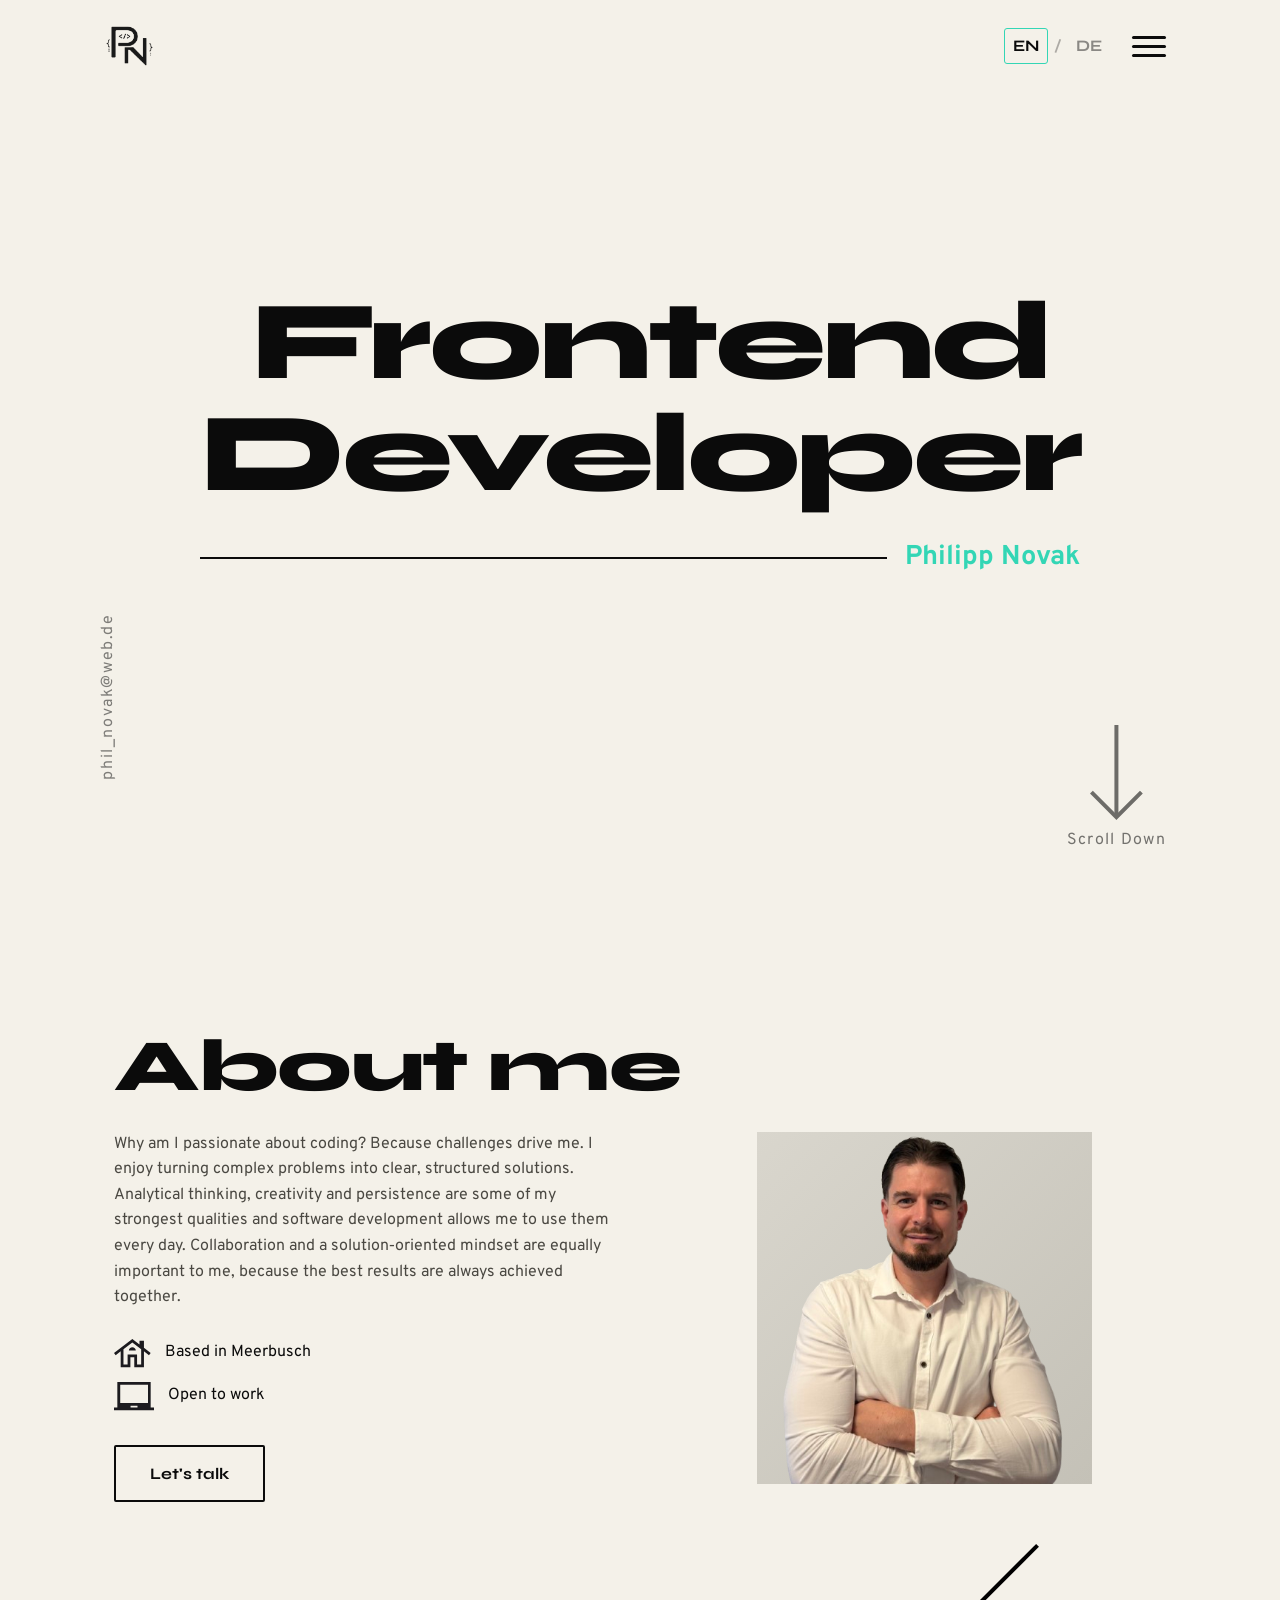
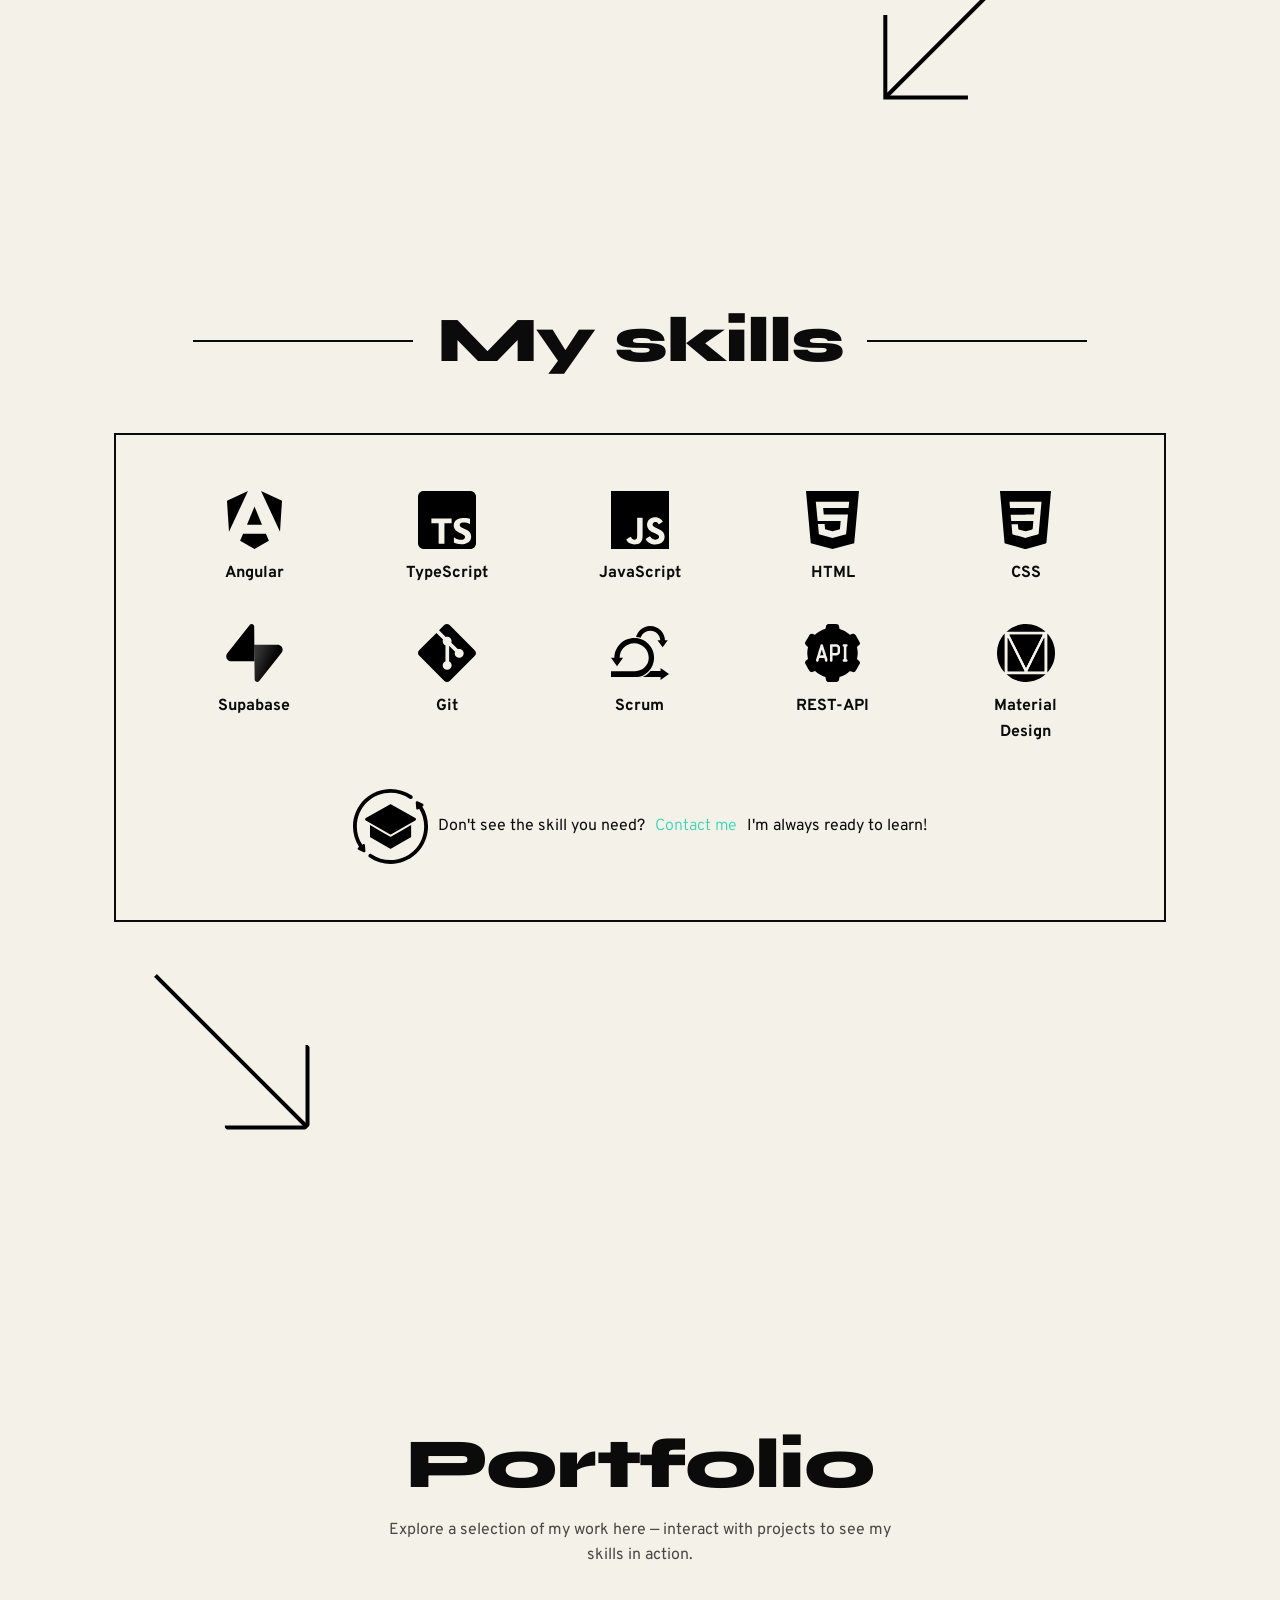
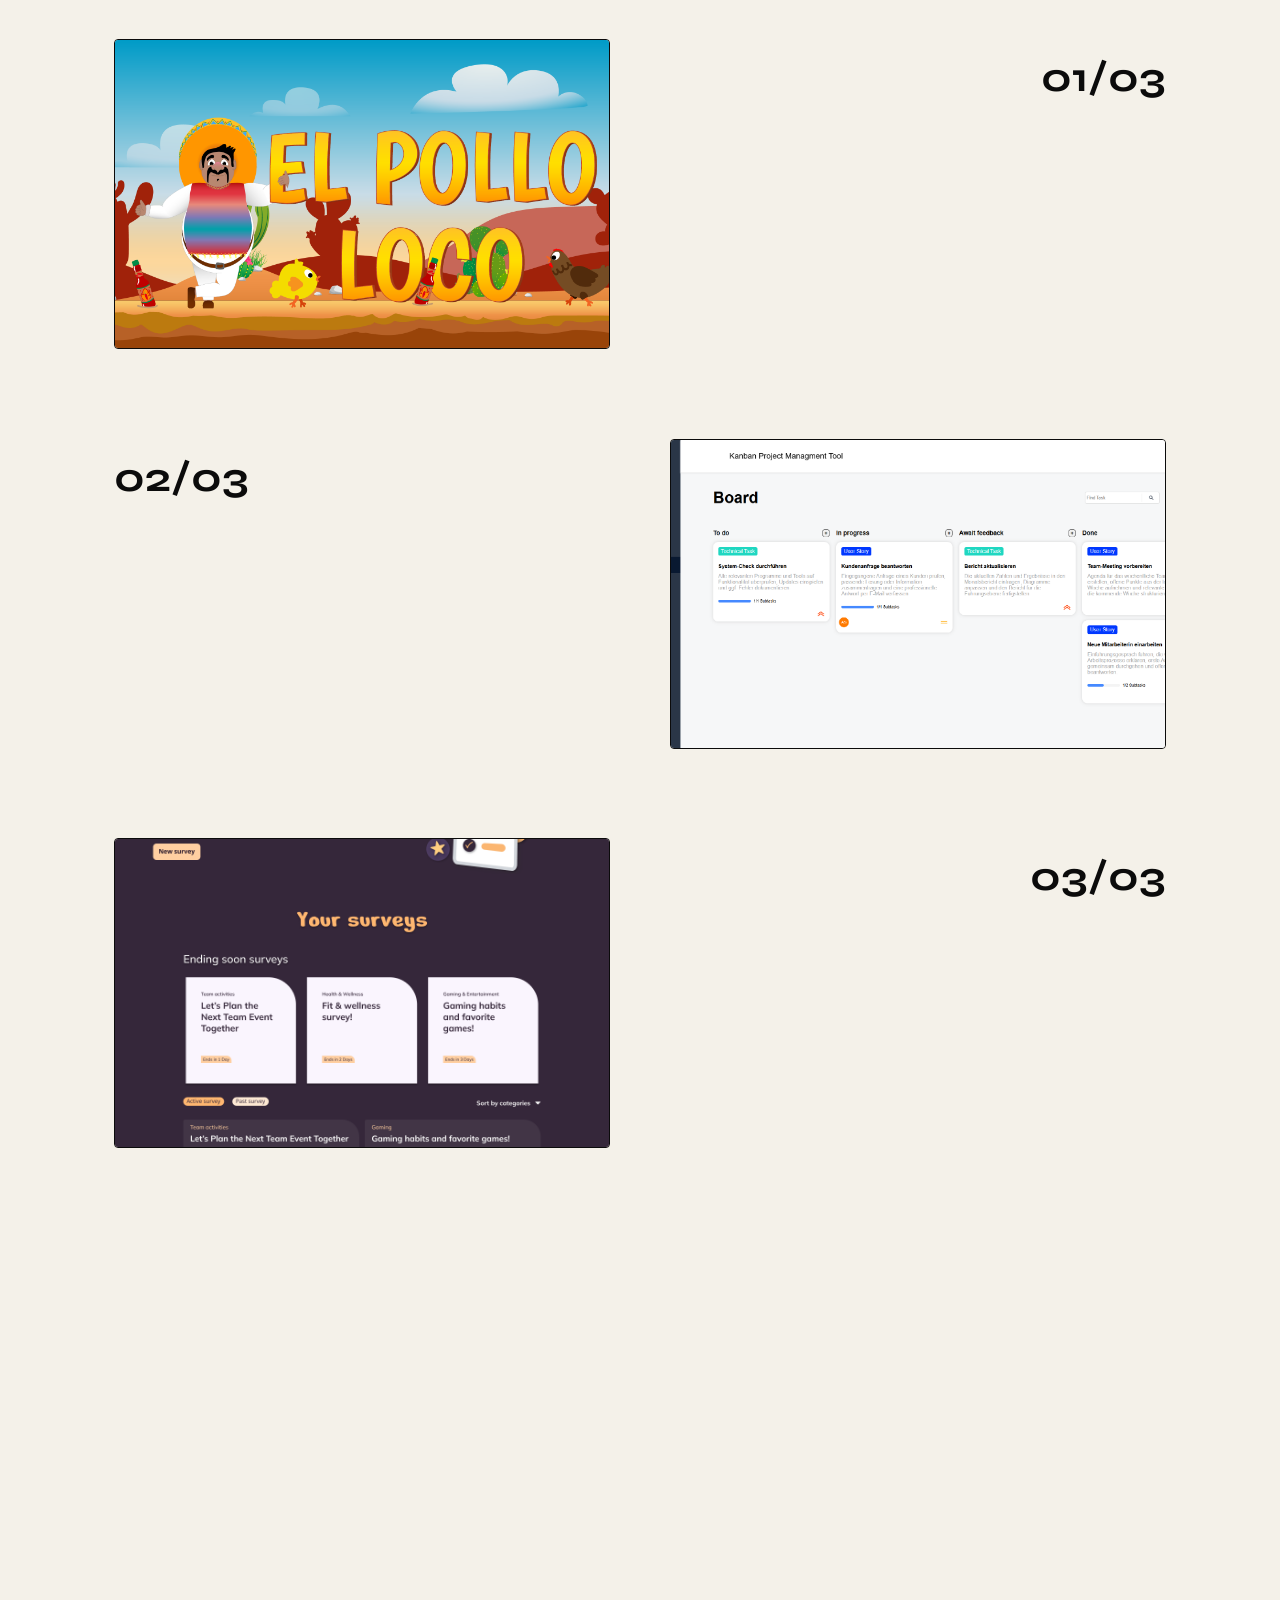
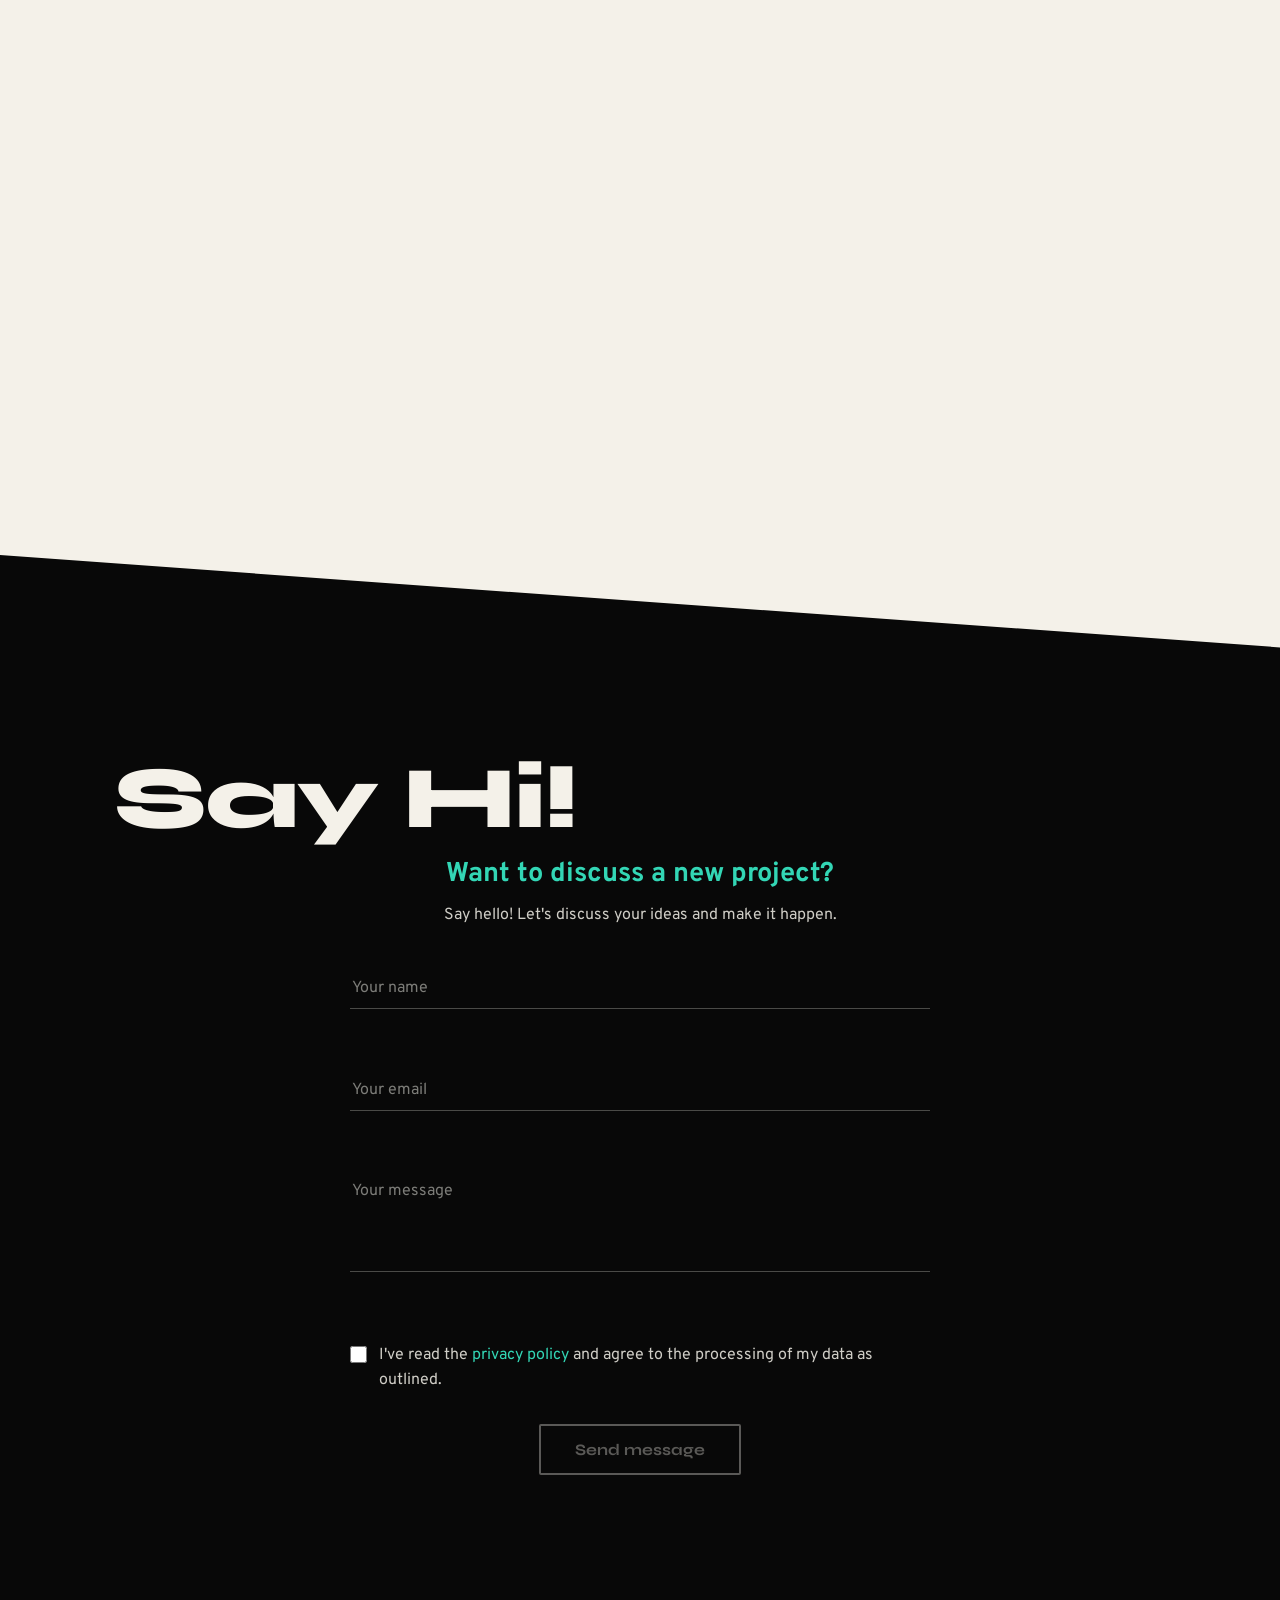
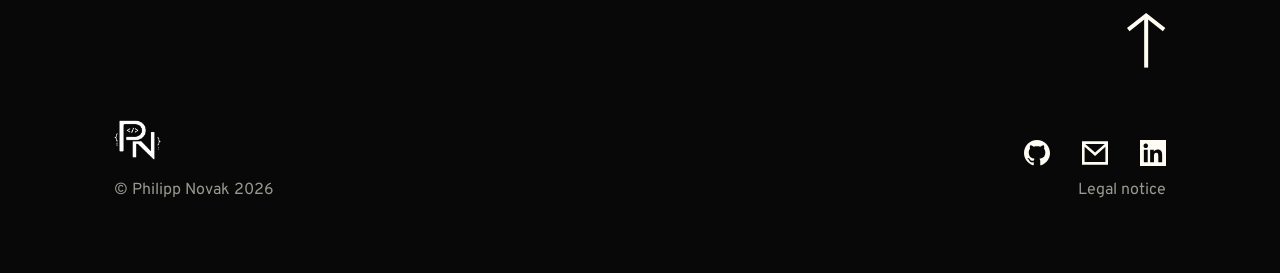
<file: index.html>
<!DOCTYPE html>
<html lang="en">

<head>
    <meta charset="UTF-8">
    <meta name="viewport" content="width=device-width, initial-scale=1.0">
    <title>Philipp Novak</title>
    <link rel="stylesheet" href="style.css">
    <link rel="icon" type="image/png" href="./assets/img/logo_philipp_novak.png" />
</head>

<body id="top">

    <!-- HEADER -->
    <header class="site-header">
        <a class="logo" href="#top"><img src="./assets/img/logo_page.png" alt="Philipp Novak"></a>
        <div class="header-right">
            <div class="lang" aria-label="Language switch">
                <button data-lang="en" class="is-active">EN</button>
                <span class="sep">/</span>
                <button data-lang="de">DE</button>
            </div>
            <button class="burger" id="burger" aria-label="Open menu" aria-expanded="false">
                <span></span><span></span><span></span>
            </button>
        </div>
    </header>

    <!-- MENU OVERLAY -->
    <nav class="menu" id="menu" aria-hidden="true">
        <div class="menu-links">
            <a href="#about"><span data-i18n="nav_about">About me</span></a>
            <a href="#skills"><span data-i18n="nav_skills">My Skills</span></a>
            <a href="#portfolio"><span data-i18n="nav_portfolio">Portfolio</span></a>
            <a href="#references"><span data-i18n="nav_references">References</span></a>
        </div>
        <div class="menu-bottom">
            <div class="menu-bottom-inner">
                <div class="menu-hi">
                    <a href="#contact" class="menu-hi-title">Say Hi!</a>
                    <a href="mailto:phil_novak@web.de" class="menu-hi-email">phil_novak@web.de</a>
                </div>
                <div class="menu-socials">
                    <a href="https://github.com/novakovic29" target="_blank" rel="noopener" aria-label="GitHub"><img src="./assets/img/github_menu.svg" alt="GitHub"></a>
                    <a href="mailto:phil_novak@web.de" aria-label="Email"><img src="./assets/img/mail_menu.svg"
                            alt="Email"></a>
                    <a href="https://www.linkedin.com/in/philipp-novak-8223a3237/" target="_blank" rel="noopener" aria-label="LinkedIn"><img src="./assets/img/linkedin_menu.svg" alt="LinkedIn"></a>
                </div>
            </div>
        </div>
    </nav>

    <!-- HERO -->
    <section class="hero">
        <div class="wrap">
            <div class="hero-text">
                <h1><span data-i18n="hero_l1">Frontend</span><span class="l2" data-i18n="hero_l2">Developer</span></h1>
                <div class="hero-name"><span class="rule"></span><strong>Philipp Novak</strong></div>
            </div>
        </div>
        <a class="hero-mail" href="mailto:phil_novak@web.de">phil_novak@web.de</a>
        <a class="scroll-down" href="#about">
            <span class="scroll-clip"><img src="./assets/img/icons/hero_arrow.svg" alt="" aria-hidden="true"></span>
            <span data-i18n="scroll">Scroll Down</span>
        </a>
    </section>

    <!-- ABOUT -->
    <section id="about" class="about pad">
        <div class="wrap about-grid">
            <div class="reveal">
                <h2 data-i18n="about_title">About me</h2>
                <p class="lead" data-i18n="about_p">Why am I passionate about coding? Because challenges drive me. I
                    enjoy turning complex problems into clear, structured solutions. Analytical thinking, creativity and
                    persistence are some of my strongest qualities and software development allows me to use them every
                    day. Collaboration and a solution‑oriented mindset are equally important to me, because the best
                    results are always achieved together.</p>
                <div class="about-facts">
                    <div class="fact">
                        <img src="./assets/img/icons/based_in.svg" alt="">
                        <span data-i18n="about_loc">Based in Meerbusch</span>
                    </div>
                    <div class="fact">
                        <img src="./assets/img/icons/work_from.svg" alt="">
                        <span data-i18n="about_remote">Open to work</span>
                    </div>
                </div>
                <a href="#contact" class="btn" data-i18n="about_btn">Let's talk</a>
            </div>
            <div class="about-photo-col reveal">
                <div class="about-photo">
                    <img src="./assets/img/photo/philipp.png" alt="Philipp Novak">
                </div>
                <a href="#skills" class="about-arrow" aria-label="To My Skills">
                    <img src="./assets/img/icons/arrow_left.svg" alt="">
                </a>
            </div>
        </div>
        <a class="diag br" href="#skills" aria-label="Next section">
            <!-- SVG PLACEHOLDER: Diagonal Arrow Down -->
        </a>
    </section>

    <!-- SKILLS -->
    <section id="skills" class="pad">
        <div class="wrap">
            <div class="head-ruled reveal"><span class="r"></span>
                <h2 data-i18n="skills_title">My skills</h2><span class="r"></span>
            </div>
            <div class="skills-box reveal">
                <div class="skills-grid">
                    <div class="skill"><span class="ico"><img src="./assets/img/icon_angular.svg"
                                alt="Angular"></span><span>Angular</span></div>
                    <div class="skill"><span class="ico"><img src="./assets/img/icon_typescript.svg"
                                alt="TypeScript"></span><span>TypeScript</span></div>
                    <div class="skill"><span class="ico"><img src="./assets/img/icon_javascript.svg"
                                alt="JavaScript"></span><span>JavaScript</span></div>
                    <div class="skill"><span class="ico"><img src="./assets/img/icon_html.svg"
                                alt="HTML"></span><span>HTML</span></div>
                    <div class="skill"><span class="ico"><img src="./assets/img/icon_css.svg"
                                alt="CSS"></span><span>CSS</span></div>
                    <div class="skill"><span class="ico"><img src="./assets/img/icon_supabase.svg"
                                alt="Supabase"></span><span>Supabase</span></div>
                    <div class="skill"><span class="ico"><img src="./assets/img/icon_git.svg"
                                alt="Git"></span><span>Git</span></div>
                    <div class="skill"><span class="ico"><img src="./assets/img/icon_scrum.svg"
                                alt="Scrum"></span><span>Scrum</span></div>
                    <div class="skill"><span class="ico"><img src="./assets/img/icon_api.svg"
                                alt="REST-API"></span><span>REST-API</span></div>
                    <div class="skill"><span class="ico"><img src="./assets/img/icon_material.svg"
                                alt="Material Design"></span><span>Material<br>Design</span></div>
                </div>
                <div class="skills-foot">
                    <span class="ico"><img src="./assets/img/icon_learning.svg" alt=""></span>
                    <span data-i18n="skills_q">Don't see the skill you need?</span>
                    <a href="#contact" class="skills-contact"><span data-i18n="skills_contact_verb">Contact</span> <span
                            class="skills-contact-obj" data-i18n="skills_contact_obj">me</span></a>
                    <span data-i18n="skills_end">I'm always ready to learn!</span>
                </div>
            </div>
            <a href="#portfolio" class="skills-arrow reveal" aria-label="To Portfolio">
                <img src="./assets/img/icons/arrow_right.svg" alt="">
            </a>
        </div>
        <a class="diag bl" href="#portfolio" aria-label="Next section">
            <!-- SVG PLACEHOLDER: Diagonal Arrow Down -->
        </a>
    </section>

    <!-- PORTFOLIO -->
    <section id="portfolio" class="pad">
        <div class="wrap">
            <div class="section-head reveal">
                <h2 data-i18n="portfolio_title">Portfolio</h2>
                <p data-i18n="portfolio_sub">Explore a selection of my work here — interact with projects to see my
                    skills in action.</p>
            </div>

            <div class="proj reveal">
                <div class="proj-media">
                    <a class="proj-clip" href="../El_Pollo_Loco/" target="_blank" rel="noopener" aria-label="View El Pollo Loco live">
                        <img src="./assets/img/project-images/el-pollo-loco.png" alt="El Pollo Loco">
                    </a>
                    <a href="../El_Pollo_Loco/" target="_blank" rel="noopener" class="proj-arrow" aria-label="View live project">
                        <img class="arr-down" src="./assets/img/icons/arrow_down_project.svg" alt="">
                        <img class="arr-up" src="./assets/img/icons/arrow_up_project.svg" alt="">
                    </a>
                </div>
                <div class="proj-num">
                    <span class="proj-count">01/03</span>
                    <div class="proj-hover-info">
                        <h3 class="proj-title">El Pollo Loco</h3>
                        <div class="proj-langs">
                            <span>HTML</span>
                            <span>CSS</span>
                            <span>JavaScript</span>
                        </div>
                        <p class="proj-desc" data-i18n="proj1_desc">A jump-and-run browser game built with
                            JavaScript using object-oriented programming principles.</p>
                        <a href="https://github.com/novakovic29/El_Pollo_Loco" target="_blank" rel="noopener" class="proj-gh" data-i18n="proj_code">GitHub</a>
                    </div>
                </div>
            </div>

            <div class="proj reverse reveal">
                <div class="proj-media">
                    <a class="proj-clip" href="../join/" target="_blank" rel="noopener" aria-label="View Join live">
                        <img src="./assets/img/project-images/join.png" alt="Join">
                    </a>
                    <a href="../join/" target="_blank" rel="noopener" class="proj-arrow" aria-label="View live project">
                        <img class="arr-down" src="./assets/img/icons/arrow_down_project.svg" alt="">
                        <img class="arr-up" src="./assets/img/icons/arrow_up_project.svg" alt="">
                    </a>
                </div>
                <div class="proj-num">
                    <span class="proj-count">02/03</span>
                    <div class="proj-hover-info">
                        <h3 class="proj-title">Join</h3>
                        <div class="proj-langs">
                            <span>HTML</span>
                            <span>CSS</span>
                            <span>JavaScript</span>
                            <span>Firebase</span>
                        </div>
                        <p class="proj-desc" data-i18n="proj2_desc">A Kanban-based project management tool for teams —
                            create, assign and track tasks in real time.</p>
                        <a href="https://github.com/novakovic29/join" target="_blank" rel="noopener" class="proj-gh" data-i18n="proj_code">GitHub</a>
                    </div>
                </div>
            </div>

            <div class="proj reveal">
                <div class="proj-media">
                    <a class="proj-clip" href="../pollapp/" target="_blank" rel="noopener" aria-label="View Poll App live">
                        <img src="./assets/img/project-images/pollapp.png" alt="Poll App">
                    </a>
                    <a href="../pollapp/" target="_blank" rel="noopener" class="proj-arrow" aria-label="View live project">
                        <img class="arr-down" src="./assets/img/icons/arrow_down_project.svg" alt="">
                        <img class="arr-up" src="./assets/img/icons/arrow_up_project.svg" alt="">
                    </a>
                </div>
                <div class="proj-num">
                    <span class="proj-count">03/03</span>
                    <div class="proj-hover-info">
                        <h3 class="proj-title">Poll App</h3>
                        <div class="proj-langs">
                            <span>Angular</span>
                            <span>CSS</span>
                            <span>TypeScript</span>
                            <span>Supabase</span>
                        </div>
                        <p class="proj-desc" data-i18n="proj3_desc">A real-time polling application built with Angular
                            and TypeScript for live audience interaction.</p>
                        <a href="https://github.com/novakovic29/pollapp" target="_blank" rel="noopener" class="proj-gh" data-i18n="proj_code">GitHub</a>
                    </div>
                </div>
            </div>
        </div>
    </section>

    <!-- REFERENCES -->
    <section id="references" class="pad">
        <div class="wrap">
            <div class="section-head reveal">
                <h2 data-i18n="references_title">References</h2>
                <p data-i18n="references_sub">I thrive both independently and as part of a team. Here's what colleagues
                    say about working with me.</p>
            </div>
            <div class="ref-grid">
                <div class="ref-card reveal">
                    <div class="quote">&ldquo;</div>
                    <div class="ref-name">Sven-Ole Bittner</div>
                    <div class="ref-role" data-i18n="role_partner">Team Partner</div>
                    <p class="ref-text" data-i18n="ref_1">"Philipp hat uns immer wieder aufgebaut.
                        Er hat uns angestachelt weiterhin dran zu bleiben
                        und Gas zu geben."</p>
                </div>
                <div class="ref-card reveal">
                    <div class="quote">&ldquo;</div>
                    <div class="ref-name">Muhammed Emir</div>
                    <div class="ref-role" data-i18n="role_partner">Team Partner</div>
                    <p class="ref-text" data-i18n="ref_2">"Philipp war immer aktiv im Planungsprozess dabei und hat sich
                        engagiert, an dem Projekt beteiligt. Das
                        gemeinsame Projekt war somit sehr angenehm.".</p>
                </div>

            </div>
        </div>
        <a class="diag br" href="#contact" aria-label="Next section">
            <!-- SVG PLACEHOLDER: Diagonal Arrow Down -->
        </a>
    </section>

    <!-- CONTACT -->
    <section id="contact" class="contact">
        <div class="wrap contact-wrap">
            <div class="contact-inner">
                <h2 data-i18n="contact_title">Say Hi!</h2>
                <p class="c-sub" data-i18n="contact_sub">Want to discuss a new project?</p>
                <p class="c-text" data-i18n="contact_text">Say hello! Let's discuss your ideas and make it happen.</p>
                <form id="contactForm" novalidate>
                    <div class="form-row">
                        <input type="text" id="f-name" data-ph="ph_name" placeholder="Your name" required
                            autocomplete="name">
                        <small class="form-hint" data-i18n="hint_name">Your full name is required.</small>
                    </div>
                    <div class="form-row">
                        <input type="email" id="f-email" data-ph="ph_email" placeholder="Your email" required
                            autocomplete="email">
                        <small class="form-hint" data-i18n="hint_email">Must be a valid email address.</small>
                    </div>
                    <div class="form-row">
                        <textarea id="f-msg" rows="4" data-ph="ph_msg" placeholder="Your message" required></textarea>
                        <small class="form-hint" data-i18n="hint_msg">Please describe your request.</small>
                    </div>
                    <label class="privacy">
                        <input type="checkbox" id="f-privacy" required>
                        <span><span data-i18n="privacy_pre">I've read the </span><a href="./privacy-policy.html"
                                data-i18n="privacy_link">privacy policy</a><span data-i18n="privacy_post"> and agree to
                                the processing of my data as outlined.</span></span>
                    </label>
                    <button type="submit" class="btn btn--ghost-light" data-i18n="send" disabled>Send message</button>
                    <div class="form-msg" id="formMsg" role="status"></div>
                </form>
            </div>

        </div>
        <footer class="site-footer">
            <div class="footer-left">
                <a class="logo" href="#top"><img src="./assets/img/logo_page.png" alt="Philipp Novak"></a>
                <a href="mailto:phil_novak@web.de" class="footer-email">phil_novak@web.de</a>
                <p>© Philipp Novak 2026</p>
            </div>
            <div class="footer-right">
                <a href="#top" class="footer-up" aria-label="Back to top">
                    <img src="./assets/img/icons/arrow_up.svg" alt="">
                </a>
                <div class="socials">
                    <a href="https://github.com/novakovic29" target="_blank" rel="noopener" aria-label="GitHub"><img src="./assets/img/github_menu.svg" alt="GitHub"></a>
                    <a href="mailto:phil_novak@web.de" aria-label="Email"><img src="./assets/img/mail_menu.svg" alt="Email"></a>
                    <a href="https://www.linkedin.com/in/philipp-novak-8223a3237/" target="_blank" rel="noopener" aria-label="LinkedIn"><img src="./assets/img/linkedin_menu.svg" alt="LinkedIn"></a>
                </div>
                <a href="./legal-notice.html" class="legal" data-i18n="legal">Legal notice</a>
            </div>
        </footer>
    </section>

    <script src="./js/i18n.js"></script>
    <script src="./js/form.js"></script>
    <script src="./script.js"></script>

</body>

</html>
</file>
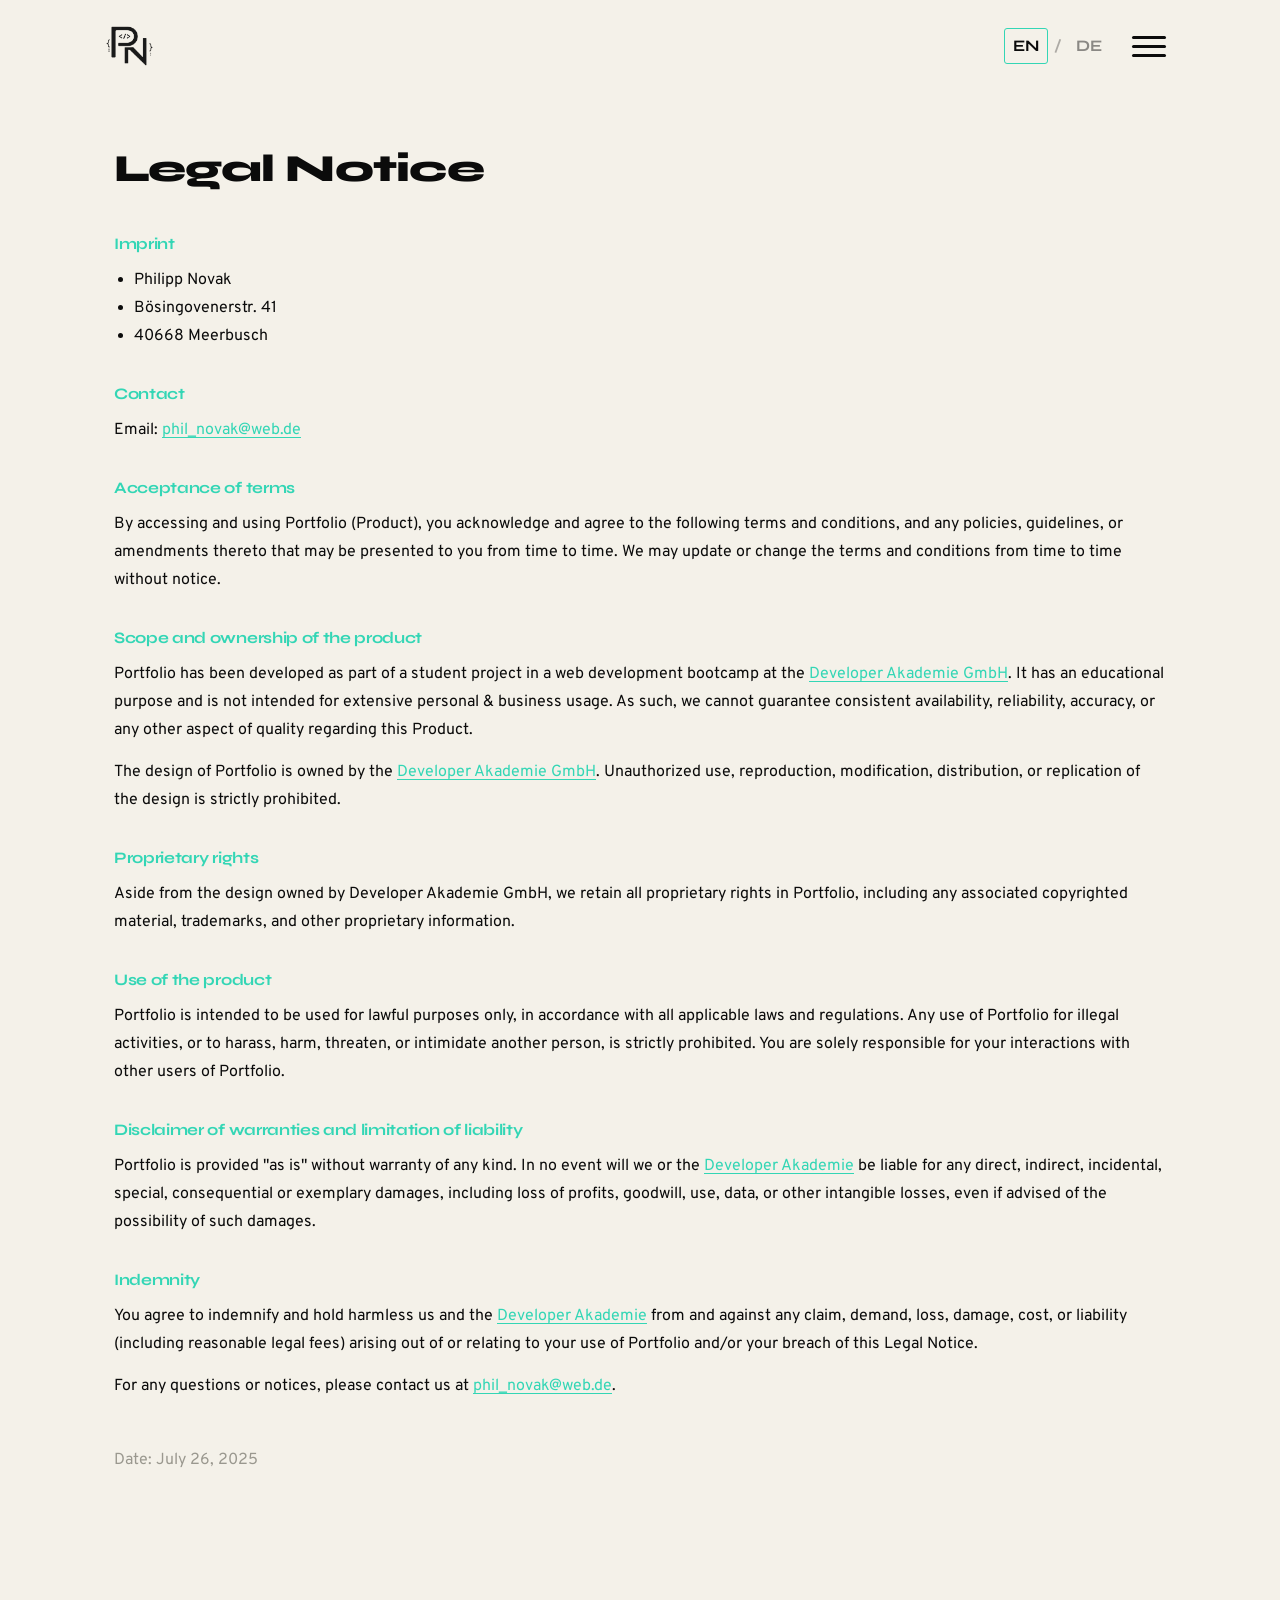
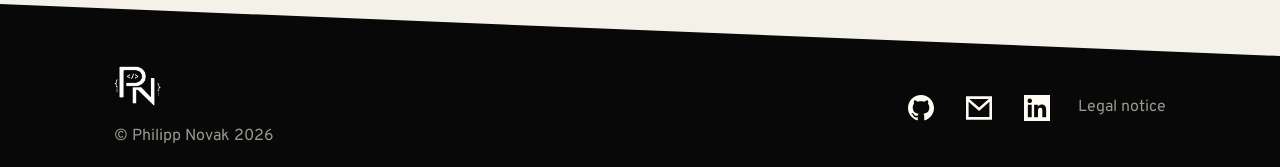
<file: legal-notice.html>
<!DOCTYPE html>
<html lang="en">

<head>
    <meta charset="UTF-8">
    <meta name="viewport" content="width=device-width, initial-scale=1.0">
    <title>Legal Notice — Philipp Novak</title>
    <link rel="stylesheet" href="style.css">
    <link rel="icon" type="image/png" href="./assets/img/logo_philipp_novak.png" />
</head>

<body id="top">

    <!-- HEADER -->
    <header class="site-header">
        <a class="logo" href="./index.html"><img src="./assets/img/logo_page.png" alt="Philipp Novak"></a>
        <div class="header-right">
            <div class="lang" aria-label="Language switch">
                <button data-lang="en" class="is-active">EN</button>
                <span class="sep">/</span>
                <button data-lang="de">DE</button>
            </div>
            <button class="burger" id="burger" aria-label="Open menu" aria-expanded="false">
                <span></span><span></span><span></span>
            </button>
        </div>
    </header>

    <!-- MENU OVERLAY -->
    <nav class="menu" id="menu" aria-hidden="true">
        <div class="menu-links">
            <a href="./index.html#about"><span data-i18n="nav_about">About me</span></a>
            <a href="./index.html#skills"><span data-i18n="nav_skills">My Skills</span></a>
            <a href="./index.html#portfolio"><span data-i18n="nav_portfolio">Portfolio</span></a>
            <a href="./index.html#references"><span data-i18n="nav_references">References</span></a>
        </div>
        <div class="menu-bottom">
            <div class="menu-bottom-inner">
                <div class="menu-hi">
                    <a href="./index.html#contact" class="menu-hi-title">Say Hi!</a>
                    <a href="mailto:phil_novak@web.de" class="menu-hi-email">phil_novak@web.de</a>
                </div>
                <div class="menu-socials">
                    <a href="https://github.com/novakovic29" target="_blank" rel="noopener" aria-label="GitHub"><img src="./assets/img/github_menu.svg" alt="GitHub"></a>
                    <a href="mailto:phil_novak@web.de" aria-label="Email"><img src="./assets/img/mail_menu.svg" alt="Email"></a>
                    <a href="https://www.linkedin.com/in/philipp-novak-8223a3237/" target="_blank" rel="noopener" aria-label="LinkedIn"><img src="./assets/img/linkedin_menu.svg" alt="LinkedIn"></a>
                </div>
            </div>
        </div>
    </nav>

    <!-- LEGAL NOTICE CONTENT -->
    <section class="legal-page pad">
        <div class="wrap">
            <h1 data-i18n="ln_title">Legal Notice</h1>

            <div class="legal-block">
                <h2 data-i18n="ln_imprint">Imprint</h2>
                <ul>
                    <li>Philipp Novak</li>
                    <li>Bösingovenerstr. 41</li>
                    <li>40668 Meerbusch</li>
                </ul>
            </div>

            <div class="legal-block">
                <h2 data-i18n="ln_contact">Contact</h2>
                <p data-i18n-html="ln_contact_p">Email: <a href="mailto:phil_novak@web.de">phil_novak@web.de</a></p>
            </div>

            <div class="legal-block">
                <h2 data-i18n="ln_terms">Acceptance of terms</h2>
                <p data-i18n="ln_terms_p">By accessing and using Portfolio (Product), you acknowledge and agree to the following terms and conditions, and any policies, guidelines, or amendments thereto that may be presented to you from time to time. We may update or change the terms and conditions from time to time without notice.</p>
            </div>

            <div class="legal-block">
                <h2 data-i18n="ln_scope">Scope and ownership of the product</h2>
                <p data-i18n-html="ln_scope_p1">Portfolio has been developed as part of a student project in a web development bootcamp at the <a href="https://developerakademie.com" target="_blank" rel="noopener">Developer Akademie GmbH</a>. It has an educational purpose and is not intended for extensive personal &amp; business usage. As such, we cannot guarantee consistent availability, reliability, accuracy, or any other aspect of quality regarding this Product.</p>
                <p data-i18n-html="ln_scope_p2">The design of Portfolio is owned by the <a href="https://developerakademie.com" target="_blank" rel="noopener">Developer Akademie GmbH</a>. Unauthorized use, reproduction, modification, distribution, or replication of the design is strictly prohibited.</p>
            </div>

            <div class="legal-block">
                <h2 data-i18n="ln_prop">Proprietary rights</h2>
                <p data-i18n="ln_prop_p">Aside from the design owned by Developer Akademie GmbH, we retain all proprietary rights in Portfolio, including any associated copyrighted material, trademarks, and other proprietary information.</p>
            </div>

            <div class="legal-block">
                <h2 data-i18n="ln_use">Use of the product</h2>
                <p data-i18n="ln_use_p">Portfolio is intended to be used for lawful purposes only, in accordance with all applicable laws and regulations. Any use of Portfolio for illegal activities, or to harass, harm, threaten, or intimidate another person, is strictly prohibited. You are solely responsible for your interactions with other users of Portfolio.</p>
            </div>

            <div class="legal-block">
                <h2 data-i18n="ln_disc">Disclaimer of warranties and limitation of liability</h2>
                <p data-i18n-html="ln_disc_p">Portfolio is provided "as is" without warranty of any kind. In no event will we or the <a href="https://developerakademie.com" target="_blank" rel="noopener">Developer Akademie</a> be liable for any direct, indirect, incidental, special, consequential or exemplary damages, even if advised of the possibility of such damages.</p>
            </div>

            <div class="legal-block">
                <h2 data-i18n="ln_indem">Indemnity</h2>
                <p data-i18n-html="ln_indem_p1">You agree to indemnify and hold harmless us and the <a href="https://developerakademie.com" target="_blank" rel="noopener">Developer Akademie</a> from and against any claim, demand, loss, damage, cost, or liability arising out of or relating to your use of Portfolio and/or your breach of this Legal Notice.</p>
                <p data-i18n-html="ln_indem_p2">For any questions or notices, please contact us at <a href="mailto:phil_novak@web.de">phil_novak@web.de</a>.</p>
            </div>

            <p class="legal-date" data-i18n="ln_date">Date: July 26, 2025</p>
        </div>
    </section>

    <!-- FOOTER -->
    <section class="contact contact--slim">
        <div class="wrap">
            <footer class="site-footer">
                <div class="footer-left">
                    <a class="logo" href="./index.html"><img src="./assets/img/logo_page.png" alt="Philipp Novak"></a>
                    <a href="mailto:phil_novak@web.de" class="footer-email">phil_novak@web.de</a>
                    <p>© Philipp Novak 2026</p>
                </div>
                <div class="footer-right">
                    <div class="socials">
                        <a href="https://github.com/novakovic29" target="_blank" rel="noopener" aria-label="GitHub"><img src="./assets/img/github_menu.svg" alt="GitHub"></a>
                        <a href="mailto:phil_novak@web.de" aria-label="Email"><img src="./assets/img/mail_menu.svg" alt="Email"></a>
                        <a href="https://www.linkedin.com/in/philipp-novak-8223a3237/" target="_blank" rel="noopener" aria-label="LinkedIn"><img src="./assets/img/linkedin_menu.svg" alt="LinkedIn"></a>
                    </div>
                    <a href="./legal-notice.html" class="legal" data-i18n="legal">Legal notice</a>
                </div>
            </footer>
        </div>
    </section>

    <script src="./js/i18n.js"></script>
    <script src="./script.js"></script>

</body>
</html>
</file>
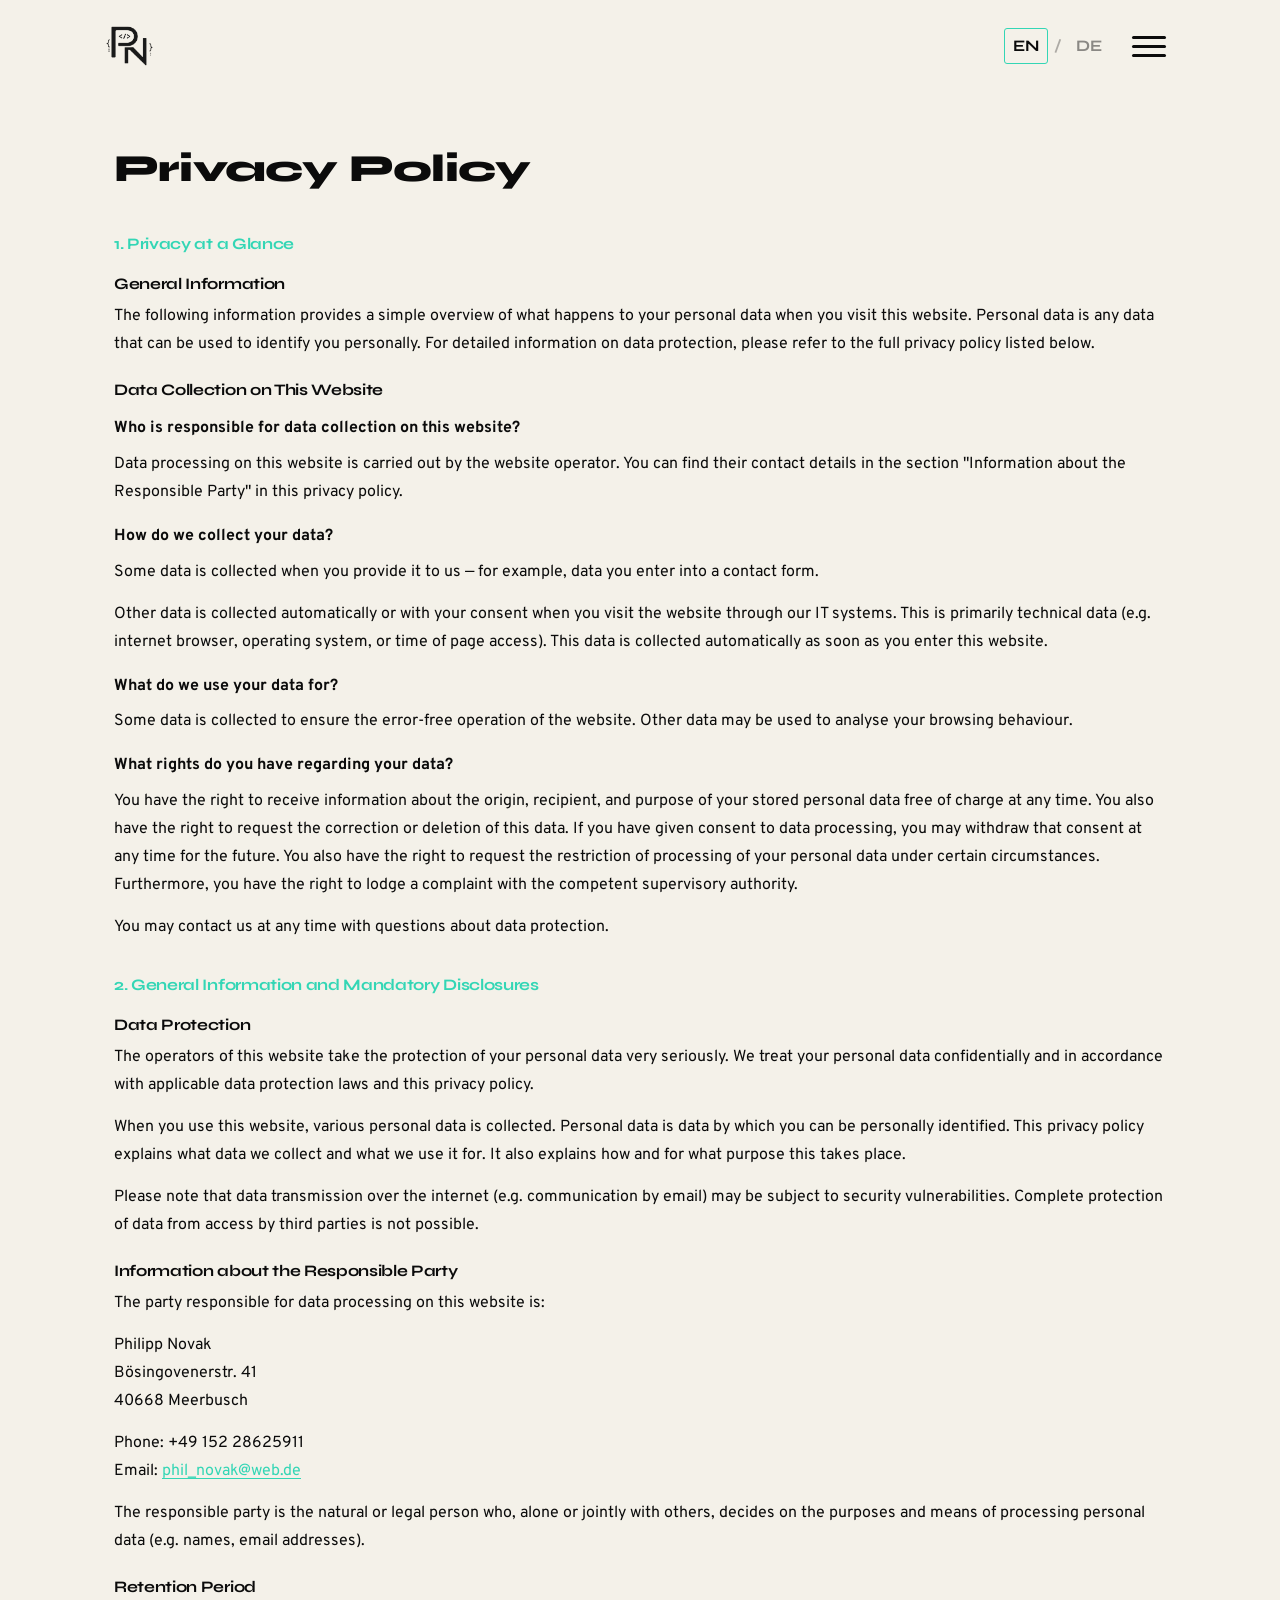
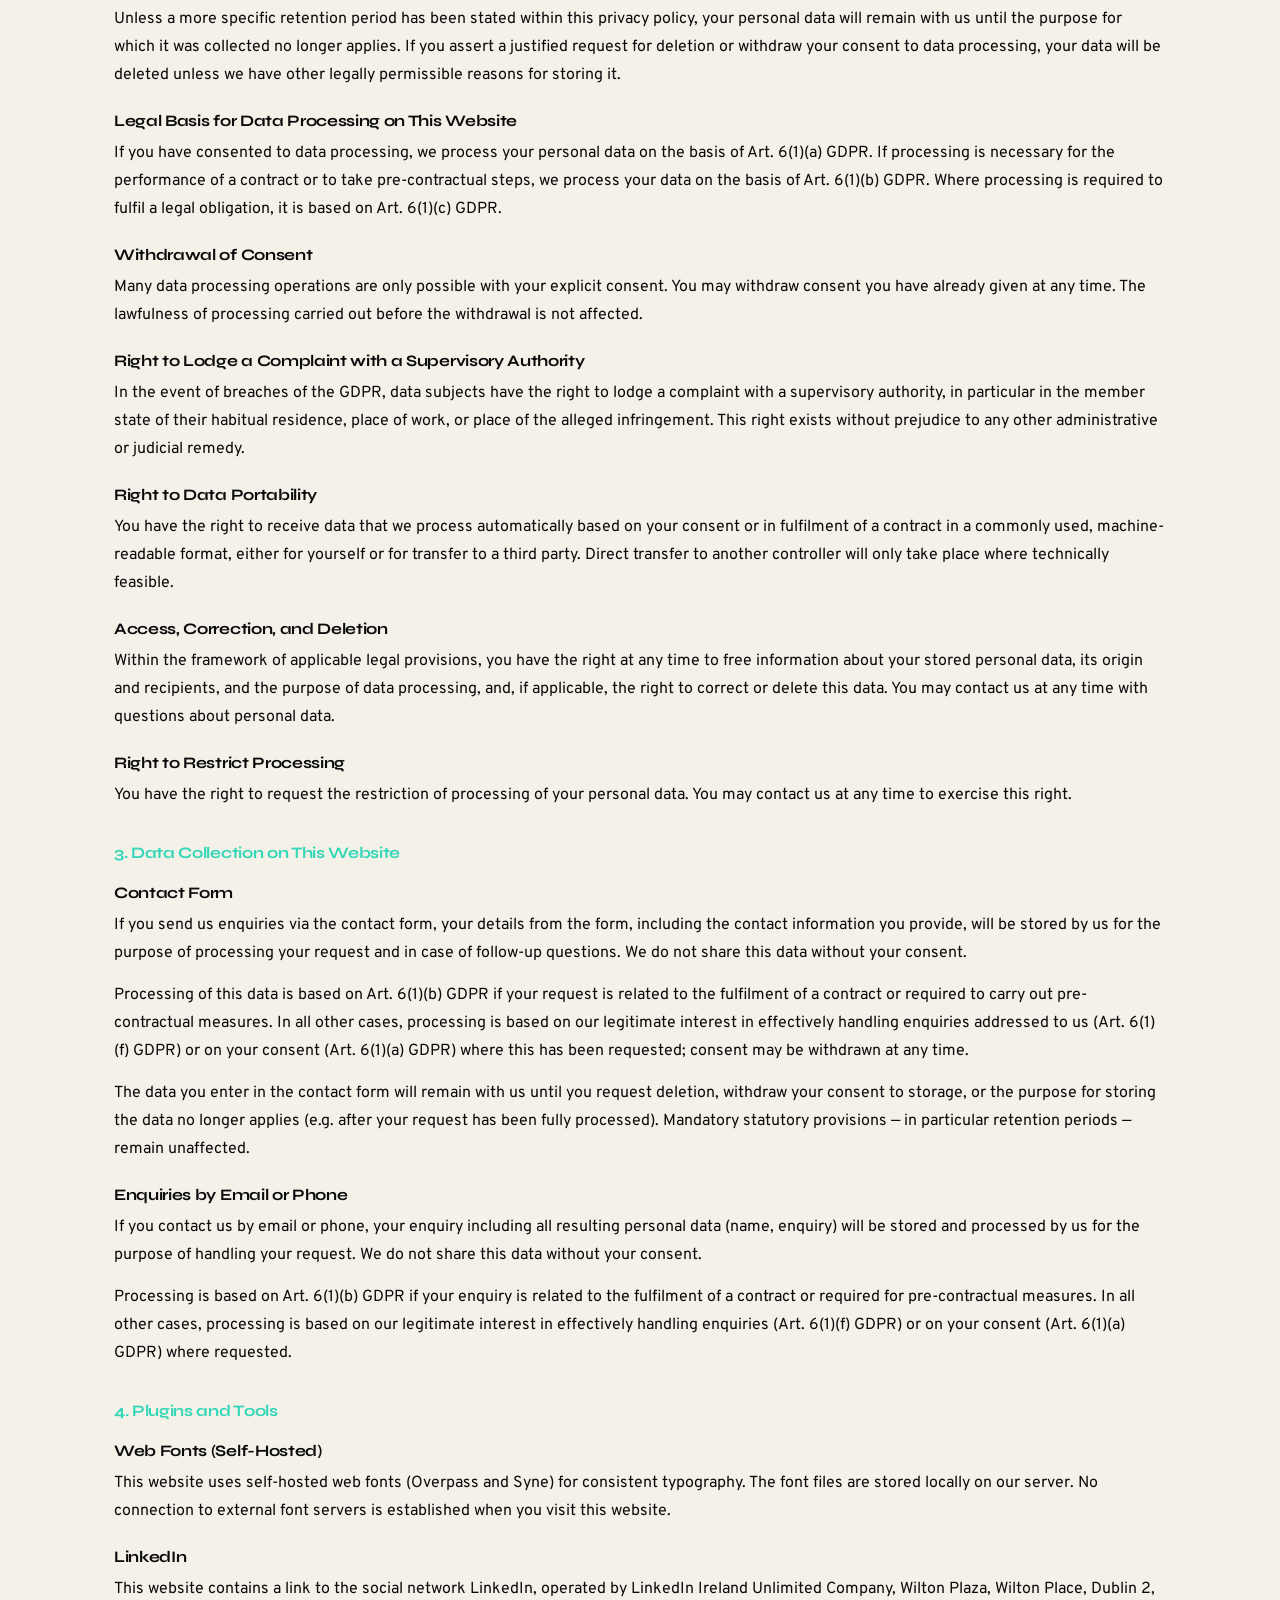
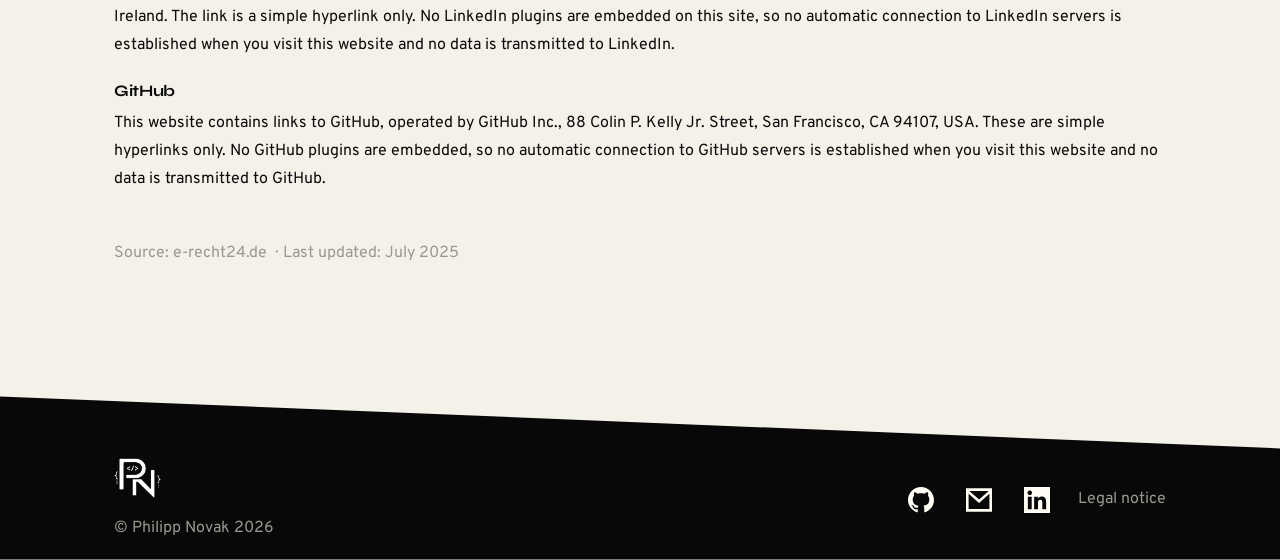
<file: privacy-policy.html>
<!DOCTYPE html>
<html lang="en">

<head>
    <meta charset="UTF-8">
    <meta name="viewport" content="width=device-width, initial-scale=1.0">
    <title>Privacy Policy — Philipp Novak</title>
    <link rel="stylesheet" href="style.css">
    <link rel="icon" type="image/png" href="./assets/img/logo_philipp_novak.png" />
</head>

<body id="top">

    <!-- HEADER -->
    <header class="site-header">
        <a class="logo" href="./index.html"><img src="./assets/img/logo_page.png" alt="Philipp Novak"></a>
        <div class="header-right">
            <div class="lang" aria-label="Language switch">
                <button data-lang="en" class="is-active">EN</button>
                <span class="sep">/</span>
                <button data-lang="de">DE</button>
            </div>
            <button class="burger" id="burger" aria-label="Open menu" aria-expanded="false">
                <span></span><span></span><span></span>
            </button>
        </div>
    </header>

    <!-- MENU OVERLAY -->
    <nav class="menu" id="menu" aria-hidden="true">
        <div class="menu-links">
            <a href="./index.html#about"><span data-i18n="nav_about">About me</span></a>
            <a href="./index.html#skills"><span data-i18n="nav_skills">My Skills</span></a>
            <a href="./index.html#portfolio"><span data-i18n="nav_portfolio">Portfolio</span></a>
            <a href="./index.html#references"><span data-i18n="nav_references">References</span></a>
        </div>
        <div class="menu-bottom">
            <div class="menu-bottom-inner">
                <div class="menu-hi">
                    <a href="./index.html#contact" class="menu-hi-title">Say Hi!</a>
                    <a href="mailto:phil_novak@web.de" class="menu-hi-email">phil_novak@web.de</a>
                </div>
                <div class="menu-socials">
                    <a href="https://github.com/novakovic29" target="_blank" rel="noopener" aria-label="GitHub"><img src="./assets/img/github_menu.svg" alt="GitHub"></a>
                    <a href="mailto:phil_novak@web.de" aria-label="Email"><img src="./assets/img/mail_menu.svg" alt="Email"></a>
                    <a href="https://www.linkedin.com/in/philipp-novak-8223a3237/" target="_blank" rel="noopener" aria-label="LinkedIn"><img src="./assets/img/linkedin_menu.svg" alt="LinkedIn"></a>
                </div>
            </div>
        </div>
    </nav>

    <!-- PRIVACY POLICY CONTENT -->
    <section class="legal-page pad">
        <div class="wrap">

            <h1 data-i18n="pp_title">Privacy Policy</h1>

            <div class="legal-block">
                <h2 data-i18n="pp_s1_h2">1. Privacy at a Glance</h2>
                <h3 data-i18n="pp_s1_h3a">General Information</h3>
                <p data-i18n="pp_s1_p1">The following information provides a simple overview of what happens to your personal data when you visit this website. Personal data is any data that can be used to identify you personally. For detailed information on data protection, please refer to the full privacy policy listed below.</p>
                <h3 data-i18n="pp_s1_h3b">Data Collection on This Website</h3>
                <h4 data-i18n="pp_s1_h4a">Who is responsible for data collection on this website?</h4>
                <p data-i18n="pp_s1_p2">Data processing on this website is carried out by the website operator. You can find their contact details in the section "Information about the Responsible Party" in this privacy policy.</p>
                <h4 data-i18n="pp_s1_h4b">How do we collect your data?</h4>
                <p data-i18n="pp_s1_p3">Some data is collected when you provide it to us — for example, data you enter into a contact form.</p>
                <p data-i18n="pp_s1_p4">Other data is collected automatically or with your consent when you visit the website through our IT systems. This is primarily technical data (e.g. internet browser, operating system, or time of page access). This data is collected automatically as soon as you enter this website.</p>
                <h4 data-i18n="pp_s1_h4c">What do we use your data for?</h4>
                <p data-i18n="pp_s1_p5">Some data is collected to ensure the error-free operation of the website. Other data may be used to analyse your browsing behaviour.</p>
                <h4 data-i18n="pp_s1_h4d">What rights do you have regarding your data?</h4>
                <p data-i18n="pp_s1_p6">You have the right to receive information about the origin, recipient, and purpose of your stored personal data free of charge at any time. You also have the right to request the correction or deletion of this data. If you have given consent to data processing, you may withdraw that consent at any time for the future. You also have the right to request the restriction of processing of your personal data under certain circumstances. Furthermore, you have the right to lodge a complaint with the competent supervisory authority.</p>
                <p data-i18n="pp_s1_p7">You may contact us at any time with questions about data protection.</p>
            </div>

            <div class="legal-block">
                <h2 data-i18n="pp_s2_h2">2. General Information and Mandatory Disclosures</h2>
                <h3 data-i18n="pp_s2_h3a">Data Protection</h3>
                <p data-i18n="pp_s2_p1">The operators of this website take the protection of your personal data very seriously. We treat your personal data confidentially and in accordance with applicable data protection laws and this privacy policy.</p>
                <p data-i18n="pp_s2_p2">When you use this website, various personal data is collected. Personal data is data by which you can be personally identified. This privacy policy explains what data we collect and what we use it for. It also explains how and for what purpose this takes place.</p>
                <p data-i18n="pp_s2_p3">Please note that data transmission over the internet (e.g. communication by email) may be subject to security vulnerabilities. Complete protection of data from access by third parties is not possible.</p>

                <h3 data-i18n="pp_s2_h3b">Information about the Responsible Party</h3>
                <p data-i18n="pp_s2_p4">The party responsible for data processing on this website is:</p>
                <p data-i18n-html="pp_s2_p5">Philipp Novak<br>Bösingovenerstr. 41<br>40668 Meerbusch</p>
                <p data-i18n-html="pp_s2_p6">Phone: +49 152 28625911<br>Email: <a href="mailto:phil_novak@web.de">phil_novak@web.de</a></p>
                <p data-i18n="pp_s2_p7">The responsible party is the natural or legal person who, alone or jointly with others, decides on the purposes and means of processing personal data (e.g. names, email addresses).</p>

                <h3 data-i18n="pp_s2_h3c">Retention Period</h3>
                <p data-i18n="pp_s2_p8">Unless a more specific retention period has been stated within this privacy policy, your personal data will remain with us until the purpose for which it was collected no longer applies. If you assert a justified request for deletion or withdraw your consent to data processing, your data will be deleted unless we have other legally permissible reasons for storing it.</p>

                <h3 data-i18n="pp_s2_h3d">Legal Basis for Data Processing on This Website</h3>
                <p data-i18n="pp_s2_p9">If you have consented to data processing, we process your personal data on the basis of Art. 6(1)(a) GDPR. If processing is necessary for the performance of a contract or to take pre-contractual steps, we process your data on the basis of Art. 6(1)(b) GDPR. Where processing is required to fulfil a legal obligation, it is based on Art. 6(1)(c) GDPR.</p>

                <h3 data-i18n="pp_s2_h3e">Withdrawal of Consent</h3>
                <p data-i18n="pp_s2_p10">Many data processing operations are only possible with your explicit consent. You may withdraw consent you have already given at any time. The lawfulness of processing carried out before the withdrawal is not affected.</p>

                <h3 data-i18n="pp_s2_h3f">Right to Lodge a Complaint with a Supervisory Authority</h3>
                <p data-i18n="pp_s2_p11">In the event of breaches of the GDPR, data subjects have the right to lodge a complaint with a supervisory authority, in particular in the member state of their habitual residence, place of work, or place of the alleged infringement. This right exists without prejudice to any other administrative or judicial remedy.</p>

                <h3 data-i18n="pp_s2_h3g">Right to Data Portability</h3>
                <p data-i18n="pp_s2_p12">You have the right to receive data that we process automatically based on your consent or in fulfilment of a contract in a commonly used, machine-readable format, either for yourself or for transfer to a third party. Direct transfer to another controller will only take place where technically feasible.</p>

                <h3 data-i18n="pp_s2_h3h">Access, Correction, and Deletion</h3>
                <p data-i18n="pp_s2_p13">Within the framework of applicable legal provisions, you have the right at any time to free information about your stored personal data, its origin and recipients, and the purpose of data processing, and, if applicable, the right to correct or delete this data. You may contact us at any time with questions about personal data.</p>

                <h3 data-i18n="pp_s2_h3i">Right to Restrict Processing</h3>
                <p data-i18n="pp_s2_p14">You have the right to request the restriction of processing of your personal data. You may contact us at any time to exercise this right.</p>
            </div>

            <div class="legal-block">
                <h2 data-i18n="pp_s3_h2">3. Data Collection on This Website</h2>

                <h3 data-i18n="pp_s3_h3a">Contact Form</h3>
                <p data-i18n="pp_s3_p1">If you send us enquiries via the contact form, your details from the form, including the contact information you provide, will be stored by us for the purpose of processing your request and in case of follow-up questions. We do not share this data without your consent.</p>
                <p data-i18n="pp_s3_p2">Processing of this data is based on Art. 6(1)(b) GDPR if your request is related to the fulfilment of a contract or required to carry out pre-contractual measures. In all other cases, processing is based on our legitimate interest in effectively handling enquiries addressed to us (Art. 6(1)(f) GDPR) or on your consent (Art. 6(1)(a) GDPR) where this has been requested; consent may be withdrawn at any time.</p>
                <p data-i18n="pp_s3_p3">The data you enter in the contact form will remain with us until you request deletion, withdraw your consent to storage, or the purpose for storing the data no longer applies (e.g. after your request has been fully processed). Mandatory statutory provisions — in particular retention periods — remain unaffected.</p>

                <h3 data-i18n="pp_s3_h3b">Enquiries by Email or Phone</h3>
                <p data-i18n="pp_s3_p4">If you contact us by email or phone, your enquiry including all resulting personal data (name, enquiry) will be stored and processed by us for the purpose of handling your request. We do not share this data without your consent.</p>
                <p data-i18n="pp_s3_p5">Processing is based on Art. 6(1)(b) GDPR if your enquiry is related to the fulfilment of a contract or required for pre-contractual measures. In all other cases, processing is based on our legitimate interest in effectively handling enquiries (Art. 6(1)(f) GDPR) or on your consent (Art. 6(1)(a) GDPR) where requested.</p>
            </div>

            <div class="legal-block">
                <h2 data-i18n="pp_s4_h2">4. Plugins and Tools</h2>

                <h3 data-i18n="pp_s4_h3a">Web Fonts (Self-Hosted)</h3>
                <p data-i18n="pp_s4_p1">This website uses self-hosted web fonts (Overpass and Syne) for consistent typography. The font files are stored locally on our server. No connection to external font servers is established when you visit this website.</p>

                <h3 data-i18n="pp_s4_h3b">LinkedIn</h3>
                <p data-i18n="pp_s4_p2">This website contains a link to the social network LinkedIn, operated by LinkedIn Ireland Unlimited Company, Wilton Plaza, Wilton Place, Dublin 2, Ireland. The link is a simple hyperlink only. No LinkedIn plugins are embedded on this site, so no automatic connection to LinkedIn servers is established when you visit this website and no data is transmitted to LinkedIn.</p>

                <h3 data-i18n="pp_s4_h3c">GitHub</h3>
                <p data-i18n="pp_s4_p3">This website contains links to GitHub, operated by GitHub Inc., 88 Colin P. Kelly Jr. Street, San Francisco, CA 94107, USA. These are simple hyperlinks only. No GitHub plugins are embedded, so no automatic connection to GitHub servers is established when you visit this website and no data is transmitted to GitHub.</p>
            </div>

            <p class="legal-date" data-i18n-html="pp_date">Source: <a href="https://www.e-recht24.de" target="_blank" rel="noopener">e-recht24.de</a> &nbsp;·&nbsp; Last updated: July 2025</p>

        </div>
    </section>

    <!-- FOOTER -->
    <section class="contact contact--slim">
        <div class="wrap">
            <footer class="site-footer">
                <div class="footer-left">
                    <a class="logo" href="./index.html"><img src="./assets/img/logo_page.png" alt="Philipp Novak"></a>
                    <a href="mailto:phil_novak@web.de" class="footer-email">phil_novak@web.de</a>
                    <p>© Philipp Novak 2026</p>
                </div>
                <div class="footer-right">
                    <div class="socials">
                        <a href="https://github.com/novakovic29" target="_blank" rel="noopener" aria-label="GitHub"><img src="./assets/img/github_menu.svg" alt="GitHub"></a>
                        <a href="mailto:phil_novak@web.de" aria-label="Email"><img src="./assets/img/mail_menu.svg" alt="Email"></a>
                        <a href="https://www.linkedin.com/in/philipp-novak-8223a3237/" target="_blank" rel="noopener" aria-label="LinkedIn"><img src="./assets/img/linkedin_menu.svg" alt="LinkedIn"></a>
                    </div>
                    <a href="./legal-notice.html" class="legal" data-i18n="legal">Legal notice</a>
                </div>
            </footer>
        </div>
    </section>

    <script src="./js/i18n.js"></script>
    <script src="./script.js"></script>

</body>
</html>
</file>
<file: style.css>
/* ---------- fonts ---------- */
@font-face {
  font-family: 'Overpass';
  font-style: normal;
  font-weight: 300;
  font-display: swap;
  src: url('./fonts/overpass-300-latin_ext.woff2') format('woff2');
  unicode-range: U+0100-02BA, U+02BD-02C5, U+02C7-02CC, U+02CE-02D7, U+02DD-02FF, U+0304, U+0308, U+0329, U+1D00-1DBF, U+1E00-1E9F, U+1EF2-1EFF, U+2020, U+20A0-20AB, U+20AD-20C0, U+2113, U+2C60-2C7F, U+A720-A7FF;
}

@font-face {
  font-family: 'Overpass';
  font-style: normal;
  font-weight: 300;
  font-display: swap;
  src: url('./fonts/overpass-300-latin.woff2') format('woff2');
  unicode-range: U+0000-00FF, U+0131, U+0152-0153, U+02BB-02BC, U+02C6, U+02DA, U+02DC, U+0304, U+0308, U+0329, U+2000-206F, U+20AC, U+2122, U+2191, U+2193, U+2212, U+2215, U+FEFF, U+FFFD;
}

@font-face {
  font-family: 'Overpass';
  font-style: normal;
  font-weight: 400;
  font-display: swap;
  src: url('./fonts/overpass-400-latin_ext.woff2') format('woff2');
  unicode-range: U+0100-02BA, U+02BD-02C5, U+02C7-02CC, U+02CE-02D7, U+02DD-02FF, U+0304, U+0308, U+0329, U+1D00-1DBF, U+1E00-1E9F, U+1EF2-1EFF, U+2020, U+20A0-20AB, U+20AD-20C0, U+2113, U+2C60-2C7F, U+A720-A7FF;
}

@font-face {
  font-family: 'Overpass';
  font-style: normal;
  font-weight: 400;
  font-display: swap;
  src: url('./fonts/overpass-400-latin.woff2') format('woff2');
  unicode-range: U+0000-00FF, U+0131, U+0152-0153, U+02BB-02BC, U+02C6, U+02DA, U+02DC, U+0304, U+0308, U+0329, U+2000-206F, U+20AC, U+2122, U+2191, U+2193, U+2212, U+2215, U+FEFF, U+FFFD;
}

@font-face {
  font-family: 'Overpass';
  font-style: normal;
  font-weight: 700;
  font-display: swap;
  src: url('./fonts/overpass-700-latin_ext.woff2') format('woff2');
  unicode-range: U+0100-02BA, U+02BD-02C5, U+02C7-02CC, U+02CE-02D7, U+02DD-02FF, U+0304, U+0308, U+0329, U+1D00-1DBF, U+1E00-1E9F, U+1EF2-1EFF, U+2020, U+20A0-20AB, U+20AD-20C0, U+2113, U+2C60-2C7F, U+A720-A7FF;
}

@font-face {
  font-family: 'Overpass';
  font-style: normal;
  font-weight: 700;
  font-display: swap;
  src: url('./fonts/overpass-700-latin.woff2') format('woff2');
  unicode-range: U+0000-00FF, U+0131, U+0152-0153, U+02BB-02BC, U+02C6, U+02DA, U+02DC, U+0304, U+0308, U+0329, U+2000-206F, U+20AC, U+2122, U+2191, U+2193, U+2212, U+2215, U+FEFF, U+FFFD;
}

@font-face {
  font-family: 'Syne';
  font-style: normal;
  font-weight: 700;
  font-display: swap;
  src: url('./fonts/syne-700-latin_ext.woff2') format('woff2');
  unicode-range: U+0100-02BA, U+02BD-02C5, U+02C7-02CC, U+02CE-02D7, U+02DD-02FF, U+0304, U+0308, U+0329, U+1D00-1DBF, U+1E00-1E9F, U+1EF2-1EFF, U+2020, U+20A0-20AB, U+20AD-20C0, U+2113, U+2C60-2C7F, U+A720-A7FF;
}

@font-face {
  font-family: 'Syne';
  font-style: normal;
  font-weight: 700;
  font-display: swap;
  src: url('./fonts/syne-700-latin.woff2') format('woff2');
  unicode-range: U+0000-00FF, U+0131, U+0152-0153, U+02BB-02BC, U+02C6, U+02DA, U+02DC, U+0304, U+0308, U+0329, U+2000-206F, U+20AC, U+2122, U+2191, U+2193, U+2212, U+2215, U+FEFF, U+FFFD;
}

@font-face {
  font-family: 'Syne';
  font-style: normal;
  font-weight: 800;
  font-display: swap;
  src: url('./fonts/syne-800-latin_ext.woff2') format('woff2');
  unicode-range: U+0100-02BA, U+02BD-02C5, U+02C7-02CC, U+02CE-02D7, U+02DD-02FF, U+0304, U+0308, U+0329, U+1D00-1DBF, U+1E00-1E9F, U+1EF2-1EFF, U+2020, U+20A0-20AB, U+20AD-20C0, U+2113, U+2C60-2C7F, U+A720-A7FF;
}

@font-face {
  font-family: 'Syne';
  font-style: normal;
  font-weight: 800;
  font-display: swap;
  src: url('./fonts/syne-800-latin.woff2') format('woff2');
  unicode-range: U+0000-00FF, U+0131, U+0152-0153, U+02BB-02BC, U+02C6, U+02DA, U+02DC, U+0304, U+0308, U+0329, U+2000-206F, U+20AC, U+2122, U+2191, U+2193, U+2212, U+2215, U+FEFF, U+FFFD;
}

:root {
  --cream: #F4F1E9;
  --ink: #0B0B0B;
  --teal: #33D6B5;
  --dark: #080808;
  --muted: #8d8a82;
  --line: #0B0B0B;
  --maxw: 1180px;
}

* {
  box-sizing: border-box;
  margin: 0;
  padding: 0
}

html {
  scroll-behavior: smooth
}

body {
  font-family: 'Overpass', system-ui, sans-serif;
  background: var(--cream);
  color: var(--ink);
  line-height: 1.6;
  -webkit-font-smoothing: antialiased;
}

h1,
h2,
h3 {
  font-family: 'Syne', sans-serif;
  line-height: 1;
  letter-spacing: -0.02em
}

a {
  color: inherit;
  text-decoration: none
}

img,
svg {
  display: block
}

::selection {
  background: var(--teal);
  color: var(--ink)
}

.wrap {
  max-width: var(--maxw);
  margin-inline: auto;
  padding-inline: clamp(20px, 5vw, 64px)
}

.teal {
  color: var(--teal)
}

/* ---------- buttons ---------- */
.btn {
  display: inline-flex;
  align-items: center;
  gap: 10px;
  font-family: 'Syne', sans-serif;
  font-weight: 700;
  font-size: 1rem;
  border: 2px solid var(--ink);
  background: transparent;
  color: var(--ink);
  padding: 14px 34px;
  border-radius: 2px;
  cursor: pointer;
  transition: background .25s ease, color .25s ease, transform .15s ease;
}

.btn:hover {
  background: var(--ink);
  color: var(--cream)
}

.btn:active {
  transform: translateY(1px)
}

.btn:disabled {
  opacity: .35;
  cursor: not-allowed;
}

.btn:disabled:hover {
  background: transparent;
  color: var(--ink);
  transform: none;
}

.btn--ghost-light:disabled:hover {
  background: transparent;
  color: var(--cream);
}

.btn--ghost-light {
  border-color: var(--cream);
  color: var(--cream)
}

.btn--ghost-light:hover {
  background: var(--cream);
  color: var(--dark)
}

/* ---------- header ---------- */
.site-header {
  position: fixed;
  top: 0;
  left: 0;
  width: 100%;
  z-index: 40;
  display: flex;
  align-items: center;
  justify-content: space-between;
  padding: 26px max(clamp(20px, 5vw, 64px), calc((100% - var(--maxw)) / 2 + clamp(20px, 5vw, 64px)));
  background: var(--cream);
  -webkit-transform: translateZ(0);
  transform: translateZ(0);
  -webkit-backface-visibility: hidden;
  backface-visibility: hidden;
}

.logo {
  display: inline-flex;
  align-items: center;
}

.logo img {
  height: 2.5rem;
  width: auto;
  display: block;
}

.site-header .logo {
  margin-inline-start: -8px;
}

.site-footer .logo img,
.footer-left .logo img {
  height: 2.5rem;
  filter: brightness(0) invert(1);
}

.header-right {
  display: flex;
  align-items: center;
  gap: 22px
}

.lang {
  display: flex;
  align-items: center;
  gap: 6px;
  font-family: 'Syne', sans-serif;
  font-weight: 700;
  font-size: 1rem;
}

.lang button {
  background: none;
  border: none;
  cursor: pointer;
  color: var(--ink);
  font: inherit;
  padding: 4px 8px;
  border-radius: 3px;
  opacity: .45;
  transition: .2s;
}

.lang button.is-active {
  opacity: 1;
  background: none;
  color: var(--ink);
  border: 1.5px solid var(--teal);
}

.lang .sep {
  opacity: .3
}

.burger {
  width: 34px;
  height: 24px;
  position: relative;
  background: none;
  border: none;
  cursor: pointer;
}

.burger span {
  position: absolute;
  left: 0;
  height: 2.5px;
  width: 100%;
  background: var(--ink);
  border-radius: 2px;
  transition: transform .3s ease, opacity .2s ease, top .3s ease, background .3s ease;
}

.burger span:nth-child(1) {
  top: 2px
}

.burger span:nth-child(2) {
  top: 11px
}

.burger span:nth-child(3) {
  top: 20px
}

body.menu-open .burger span:nth-child(1) {
  top: 11px;
  transform: rotate(45deg)
}

body.menu-open .burger span:nth-child(2) {
  opacity: 0
}

body.menu-open .burger span:nth-child(3) {
  top: 11px;
  transform: rotate(-45deg)
}

/* ---------- menu overlay ---------- */
.menu {
  position: fixed;
  inset: 0;
  z-index: 35;
  background: var(--cream);
  color: var(--ink);
  display: flex;
  flex-direction: column;
  transform: translateY(-100%);
  visibility: hidden;
  transition: transform .4s cubic-bezier(0.4, 0, 0.2, 1), visibility 0s .4s;
}

body.menu-open .menu {
  transform: translateY(0);
  visibility: visible;
  transition: transform .4s cubic-bezier(0.4, 0, 0.2, 1), visibility 0s 0s;
}

.menu-links {
  flex: 1;
  display: flex;
  flex-direction: column;
  justify-content: center;
  align-items: center;
  padding: 100px clamp(32px, 8vw, 120px) 24px;
  gap: 4px;
}

.menu-links a {
  font-family: 'Syne', sans-serif;
  font-weight: 800;
  font-size: clamp(2rem, 7vw, 4.5rem);
  line-height: 1.15;
  color: var(--ink);
  display: flex;
  align-items: center;
  position: relative;
  padding-left: calc(clamp(10px, 1.5vw, 16px) + 16px);
  transition: color .2s ease;
}

.menu-links a::before {
  content: '';
  position: absolute;
  bottom: 0;
  left: 0;
  width: clamp(10px, 1.5vw, 16px);
  height: clamp(10px, 1.5vw, 16px);
  border-left: 3.5px solid currentColor;
  border-bottom: 3.5px solid currentColor;
  pointer-events: none;
}

.menu-links a::after {
  content: '';
  position: absolute;
  top: 100%;
  bottom: 0;
  left: 0;
  right: 0;
  border-left: 3.5px solid currentColor;
  border-right: 3.5px solid currentColor;
  border-top: 0 solid currentColor;
  opacity: 0;
  pointer-events: none;
}

.menu-links a:hover::before {
  animation: underline-trim 0.7s ease forwards;
}

@keyframes underline-trim {
  0%   { left: 0; width: clamp(10px,1.5vw,16px); height: clamp(10px,1.5vw,16px); border-left-width: 3.5px; }
  45%  { left: 0; width: 100%; height: 3px; border-left-width: 0; }
  100% { left: 50%; width: 50%; height: 3px; border-left-width: 0; }
}

.menu-links a.is-animating::before {
  animation: underline-trim-full 0.7s ease forwards;
}

@keyframes underline-trim-full {
  0%   { left: 0; width: clamp(10px,1.5vw,16px); height: clamp(10px,1.5vw,16px); border-left-width: 3.5px; }
  45%  { left: 0; width: 100%; height: 3px; border-left-width: 0; }
  75%  { left: 50%; width: 50%; height: 3px; border-left-width: 0; }
  100% { left: 0; width: 100%; height: 3px; border-left-width: 0; }
}

.menu-links a.is-active::before {
  animation: none;
  left: 0; width: 100%; height: 3px; border-left-width: 0;
}

.menu-links a.is-active:hover::before {
  animation: none;
  left: 0; width: 100%; height: 3px; border-left-width: 0;
}

.menu-links a.is-active::after {
  animation: frame-rise 0.5s ease forwards;
}

@keyframes frame-rise {
  0%   { opacity: 1; top: 100%;    border-top-width: 0; }
  55%  { opacity: 1; top: 0.05em; border-top-width: 0; }
  58%  { opacity: 1; top: 0.05em; border-top-width: 3.5px; }
  80%  { opacity: 1; top: 0.05em; border-top-width: 3.5px; }
  100% { opacity: 0; top: 0.05em; border-top-width: 3.5px; }
}

.menu-links a:hover {
  color: inherit;
}

.menu-bottom {
  background: var(--dark);
  color: var(--cream);
  padding: 76px clamp(32px, 8vw, 120px) 40px;
  clip-path: polygon(0 0, 100% 44px, 100% 100%, 0 100%);
}

.menu-bottom-inner {
  display: flex;
  align-items: flex-end;
  justify-content: space-between;
  gap: 24px;
}

.menu-hi {
  align-self: flex-start;
}

.menu-hi-title {
  font-family: 'Syne', sans-serif;
  font-weight: 900;
  font-size: clamp(2rem, 5vw, 3.5rem);
  line-height: 1;
  letter-spacing: -0.02em;
  transition: color .2s ease;
}

.menu-hi-title:hover {
  color: var(--teal);
}

@keyframes hi-pulse {
  0%, 100% { color: var(--cream); }
  50%       { color: var(--teal); }
}

@keyframes nav-pulse {
  0%, 100% { color: var(--ink); }
  50%       { color: var(--teal); }
}

@keyframes photo-pulse {
  0%, 100% { opacity: 0; transform: translate(0, 0); }
  50%       { opacity: 1; transform: translate(8px, 8px); }
}

@media (max-width: 768px) {
  .menu-hi-title {
    animation: hi-pulse 2s ease-in-out infinite;
  }
  .menu-hi-title:hover {
    animation-play-state: paused;
    color: var(--teal);
  }

  .about h2,
  .head-ruled h2,
  .section-head h2 {
    animation: nav-pulse 2s ease-in-out infinite;
  }

  .about-photo::after {
    animation: photo-pulse 2s ease-in-out infinite;
  }
  .about h2:hover,
  .head-ruled h2:hover,
  .section-head h2:hover {
    animation-play-state: paused;
    color: var(--teal);
  }

  .contact h2 {
    animation: hi-pulse 2s ease-in-out infinite;
  }
  .contact h2:hover {
    animation-play-state: paused;
    color: var(--teal);
  }
}

.menu-hi-email {
  display: block;
  margin-top: 8px;
  font-size: 1rem;
  color: var(--cream);
  opacity: .65;
}

.menu-socials {
  display: flex;
  gap: 24px;
  align-items: center;
  padding-bottom: 4px;
}

.menu-socials a img {
  width: 26px;
  height: 26px;
  display: block;
  transition: opacity .2s;
}

.menu-socials a:hover img {
  opacity: .65;
}

/* ---------- hero ---------- */
.hero {
  position: relative;
  min-height: 100svh;
  display: flex;
  flex-direction: column;
  padding-block-start: 140px;
}

.hero .wrap {
  flex: 1;
  display: flex;
  flex-direction: column;
  justify-content: center;
}

.hero-text {
  display: inline-flex;
  flex-direction: column;
  max-width: 100%;
}

.hero h1 {
  font-weight: 900;
  font-size: clamp(1.8rem, 9vw, 7rem);
  letter-spacing: -0.03em
}

.hero h1 .l2 {
  display: block
}

.hero h1 span:first-child {
  padding-left: clamp(1rem, 4vw, 3.5rem);
}

.hero-name {
  display: flex;
  align-items: center;
  gap: 18px;
  margin-top: 26px;
}

.hero-name .rule {
  flex: 1;
  height: 2px;
  background: var(--ink)
}

.hero-name strong {
  font-family: 'Overpass', sans-serif;
  font-weight: 700;
  color: var(--teal);
  font-size: clamp(1.1rem, 2.6vw, 1.7rem);
}

.hero-mail {
  position: absolute;
  left: max(clamp(34px, 5.8vw, 72px), calc((100vw - 1180px) / 2 + clamp(34px, 5.8vw, 72px)));
  bottom: 120px;
  transform: rotate(-90deg);
  transform-origin: left bottom;
  font-size: 1rem;
  letter-spacing: .1em;
  color: var(--ink);
  opacity: .5;
}

.scroll-down {
  align-self: flex-end;
  margin-right: max(clamp(20px, 5vw, 64px), calc((100% - var(--maxw)) / 2 + clamp(20px, 5vw, 64px)));
  padding-bottom: 46px;
  display: flex;
  flex-direction: column;
  align-items: center;
  gap: 8px;
  font-size: 1rem;
  letter-spacing: .08em;
  opacity: .55;
}

.scroll-clip {
  display: block;
  height: 95px;
  clip-path: inset(-60px 0 0 0);
}

.scroll-down img {
  animation: drop 1.5s ease-in-out infinite;
  display: block;
}

@keyframes drop {
  0%   { transform: translateY(-160px); }
  100% { transform: translateY(100px); }
}

/* ---------- section frame ---------- */
section {
  position: relative;
  scroll-margin-top: 80px;
}

.pad {
  padding-block: clamp(70px, 11vw, 130px)
}

.section-head {
  text-align: center;
  margin-bottom: clamp(40px, 6vw, 70px)
}

.section-head h2 {
  font-weight: 900;
  font-size: clamp(2.4rem, 7vw, 4.4rem);
  display: inline-block;
  transition: color .25s ease;
}

.section-head p {
  max-width: 520px;
  margin: 18px auto 0;
  color: #4a4842;
  font-size: 1rem;
}

/* heading with side rules (skills) */
.head-ruled {
  display: flex;
  align-items: center;
  gap: 24px;
  justify-content: center;
  margin-bottom: clamp(36px, 6vw, 60px)
}

.head-ruled .r {
  flex: 1;
  height: 2px;
  background: var(--ink);
  max-width: 220px
}

.head-ruled h2 {
  font-weight: 900;
  font-size: clamp(2.2rem, 6.5vw, 4rem);
  white-space: nowrap;
  transition: color .25s ease;
}

/* ---------- about ---------- */
.about-grid {
  display: grid;
  grid-template-columns: 1.1fr 1fr;
  gap: clamp(36px, 6vw, 80px);
  align-items: start;
}

.about h2 {
  font-size: clamp(2.6rem, 7vw, 4.6rem);
  font-weight: 900;
  margin-bottom: clamp(16px, 2.5vw, 28px);
  transition: color .25s ease;
  white-space: nowrap;
}

.about h2:hover,
#skills h2:hover,
#portfolio h2:hover,
#references h2:hover,
#contact h2:hover {
  color: var(--teal);
}

.about p.lead {
  color: #4a4842;
  max-width: 50ch;
  margin-bottom: 28px
}

.about-facts {
  display: flex;
  flex-direction: column;
  gap: 14px;
  margin-bottom: 34px
}

.fact {
  display: flex;
  align-items: center;
  gap: 14px;
  font-weight: 500
}

.fact svg {
  flex: none
}

.about-photo-col {
  padding-top: calc(clamp(2.6rem, 7vw, 4.6rem) + 28px);
}

.about-photo {
  position: relative;
  aspect-ratio: 1/1.05;
  background: linear-gradient(135deg, #d9d6cd, #c4c1b7);
  display: flex;
  flex-direction: column;
  align-items: center;
  justify-content: center;
  gap: 14px;
  color: #6c6960;
  max-width: 82%;
}

.about-photo::after {
  content: '';
  position: absolute;
  inset: 0;
  border: 2px solid var(--ink);
  pointer-events: none;
  opacity: 0;
  transform: translate(0, 0);
  transition: opacity .3s ease, transform .3s ease;
}

.about-photo:hover::after {
  opacity: 1;
  transform: translate(8px, 8px);
}

.about-photo img {
  width: 100%;
  height: 100%;
  object-fit: cover;
  display: block;
}

@keyframes sweep-bottom-left {
  0%   { transform: translate(20px, -20px); opacity: 0; }
  30%  { opacity: 1; }
  70%  { opacity: 1; }
  100% { transform: translate(-24px, 24px); opacity: 0; }
}

@keyframes sweep-bottom-right {
  0%   { transform: translate(-20px, -20px); opacity: 0; }
  30%  { opacity: 1; }
  70%  { opacity: 1; }
  100% { transform: translate(24px, 24px);  opacity: 0; }
}

.skills-arrow {
  display: flex;
  justify-content: flex-start;
  padding-top: 12px;
}

.skills-arrow:hover img {
  animation-play-state: paused;
}

.skills-arrow img {
  width: auto;
  height: auto;
  object-fit: unset;
  animation: sweep-bottom-right 1.3s ease-in-out infinite;
}

.about-arrow {
  display: flex;
  justify-content: center;
  padding-top: 20px;
}

.about-arrow:hover img {
  animation-play-state: paused;
}

.about-arrow img {
  width: auto;
  height: auto;
  animation: sweep-bottom-left 1.3s ease-in-out infinite;
}

.about-arrow img {
  width: auto;
  height: auto;
  object-fit: unset;
}

.about-photo svg {
  opacity: .55
}

.about-photo span {
  font-size: 1rem;
  letter-spacing: .04em;
}

/* ---------- skills ---------- */
#skills {
  padding-block-start: clamp(40px, 3vw, 70px);
}

.skills-box {
  border: 2px solid var(--ink);
  padding: clamp(28px, 5vw, 56px) clamp(20px, 4vw, 48px)
}

.skills-grid {
  display: grid;
  grid-template-columns: repeat(5, 1fr);
  gap: clamp(22px, 3vw, 38px) 12px;
}

.skill {
  display: flex;
  flex-direction: column;
  align-items: center;
  gap: 12px;
  text-align: center;
  transition: filter .35s ease, opacity .35s ease, transform .35s ease;
}

.skills-grid:hover .skill {
  filter: blur(2px);
  opacity: .35;
}

.skills-grid:hover .skill:hover {
  filter: blur(0);
  opacity: 1;
  transform: scale(1.08);
}

.skill .ico {
  width: 58px;
  height: 58px;
  color: var(--ink);
  display: flex;
  align-items: center;
  justify-content: center;
  overflow: hidden;
}

.skill .ico img {
  width: 100%;
  height: 100%;
  object-fit: contain;
  display: block;
}

.skill:hover .ico img {
  animation: carousel-slide 1s ease-in-out infinite;
}

@keyframes carousel-slide {
  0% {
    transform: translateX(0);
    opacity: 1;
  }

  30% {
    transform: translateX(110%);
    opacity: 0;
  }

  31% {
    transform: translateX(-110%);
    opacity: 0;
  }

  75% {
    transform: translateX(0);
    opacity: 1;
  }

  100% {
    transform: translateX(0);
    opacity: 1;
  }
}

.skill span {
  font-size: 1rem;
  font-weight: 600;
}

.skills-foot {
  display: flex;
  align-items: center;
  justify-content: center;
  gap: 10px;
  flex-wrap: wrap;
  margin-top: clamp(28px, 4vw, 44px);
  font-size: 1rem;
  text-align: center;
}

.skills-foot .ico {
  overflow: hidden;
  display: inline-flex;
}

.skills-foot .ico:hover img {
  animation: carousel-slide 1s ease-in-out infinite;
}

.skills-contact {
  font-weight: 300;
  color: var(--teal);
  transition: font-weight .15s ease;
}

.skills-contact:hover {
  font-weight: 700;
}

.skills-contact-obj {
  position: relative;
}

.skills-contact-obj::after {
  content: '';
  position: absolute;
  left: 0;
  bottom: -1px;
  width: 0;
  height: 1.5px;
  background: currentColor;
  transition: width .3s ease;
}

.skills-contact:hover .skills-contact-obj::after {
  width: 100%;
}

/* ---------- portfolio ---------- */
.proj {
  display: grid;
  grid-template-columns: 1fr 1fr;
  align-items: center;
  gap: clamp(20px, 5vw, 60px);
  margin-bottom: clamp(40px, 7vw, 90px);
  position: relative;
}

.proj:last-child {
  margin-bottom: 0
}

.proj.reverse .proj-media {
  order: 2
}

.proj.reverse .proj-num {
  order: 1;
  align-items: flex-start;
}

.proj-num {
  font-family: 'Syne', sans-serif;
  font-weight: 700;
  font-size: clamp(1.6rem, 4vw, 2.6rem);
  display: flex;
  flex-direction: column;
  align-items: flex-end;
  gap: 20px;
}

.proj-count {
  line-height: 1;
}

.proj-hover-info {
  display: flex;
  flex-direction: column;
  align-items: flex-end;
  gap: 14px;
  opacity: 0;
  transform: translateX(-80px);
  transition: opacity .5s cubic-bezier(.22, .61, .36, 1), transform .5s cubic-bezier(.22, .61, .36, 1);
}

.proj.reverse .proj-hover-info {
  align-items: flex-start;
  transform: translateX(80px);
}

.proj:hover .proj-hover-info {
  opacity: 1;
  transform: translateX(0);
}

.proj-title {
  font-family: 'Overpass', sans-serif;
  font-weight: 800;
  font-size: clamp(1.1rem, 2vw, 1.4rem);
}

.proj-langs {
  display: flex;
  align-items: center;
  flex-wrap: wrap;
  gap: 0;
  font-family: 'Syne', sans-serif;
  color: var(--teal);
  font-size: 1rem;
  font-weight: 600;
  letter-spacing: .03em;
}

.proj-langs span:not(:last-child)::after {
  content: '';
  display: inline-block;
  width: 1.5px;
  height: 22px;
  background: var(--teal);
  margin: 0 8px;
  vertical-align: middle;
}

.proj-desc {
  font-family: 'Overpass', sans-serif;
  font-size: 1rem;
  line-height: 1.6;
  max-width: 28ch;
  color: var(--ink);
  opacity: .75;
}

.proj-gh {
  display: inline-block;
  border: 2.5px solid var(--ink);
  padding: 8px 20px;
  font-family: 'Overpass', sans-serif;
  font-weight: 700;
  font-size: 1rem;
  transition: padding-right .3s cubic-bezier(.22, .61, .36, 1), background .25s ease, color .25s ease;
}

.proj-gh:hover {
  padding-right: 36px;
}

.proj-media {
  position: relative;
  border: 1.5px solid var(--ink);
  background: #ece9e0;
  border-radius: 4px;
  overflow: visible;
  aspect-ratio: 16/10;
  transition: border-color .25s ease;
}

.proj-clip {
  position: absolute;
  inset: 0;
  overflow: hidden;
  border-radius: 3px;
}

.proj-clip img {
  width: 100%;
  height: 100%;
  object-fit: cover;
  display: block;
  transition: filter .35s ease;
}

.proj:hover .proj-clip img {
  filter: blur(2px) brightness(.9);
}

.proj-media::after {
  content: '';
  position: absolute;
  inset: -1px;
  border: 2.5px solid var(--ink);
  border-radius: 4px;
  opacity: 0;
  transform: translate(0, 0);
  transition: opacity .25s ease, transform .25s ease;
  pointer-events: none;
}

.proj:hover .proj-media::after {
  opacity: 1;
  transform: translate(8px, 8px);
}

.proj.reverse:hover .proj-media::after {
  transform: translate(-8px, 8px);
}

.proj-arrow {
  position: absolute;
  top: 50%;
  right: -32px;
  transform: translateY(-50%);
  display: grid;
  width: 48px;
  height: 48px;
  opacity: 0;
  pointer-events: none;
  z-index: 2;
  transition: opacity .2s ease;
}

.proj.reverse .proj-arrow {
  right: auto;
  left: -32px;
}

.proj-arrow img {
  grid-area: 1 / 1;
  width: 100%;
  height: 100%;
}

.proj-arrow .arr-up {
  opacity: 0;
  transform: scale(.88);
}

.proj:hover .proj-arrow {
  opacity: 1;
  pointer-events: auto;
}

.proj:hover .arr-down {
  animation: swap-down .35s ease forwards .1s;
}

.proj:hover .arr-up {
  animation: swap-up .35s ease forwards .25s;
}

@keyframes swap-down {
  0% {
    opacity: 1;
    transform: scale(1);
  }

  100% {
    opacity: 0;
    transform: scale(.88);
  }
}

@keyframes swap-up {
  0% {
    opacity: 0;
    transform: scale(.88);
  }

  100% {
    opacity: 1;
    transform: scale(1);
  }
}

.tags {
  font-size: 1rem;
  color: var(--teal);
  font-weight: 600;
  letter-spacing: .04em;
}

/* ---------- references ---------- */
.ref-grid {
  display: grid;
  grid-template-columns: repeat(auto-fit, minmax(min(100%, 300px), 380px));
  gap: clamp(20px, 3vw, 34px);
  justify-content: center;
}

.ref-card {
  border: 1.5px solid var(--ink);
  padding: clamp(24px, 3vw, 34px);
  display: flex;
  flex-direction: column;
  align-items: center;
  text-align: center;
  gap: 6px;
  transition: transform .25s ease, box-shadow .25s ease, border-color .25s ease;
}

.ref-card:hover {
  transform: translateY(-5px);
  border-color: var(--teal);
}

.ref-card .quote {
  font-family: 'Overpass';
  font-weight: 900;
  font-size: 2.4rem;
  line-height: .6;
  color: var(--ink)
}

.ref-card .ref-name {
  font-family: 'Overpass';
  font-weight: 800;
  font-size: 1.15rem;
  margin-top: 8px
}

.ref-card .ref-role {
  color: var(--ink);
  font-weight: 600;
  font-size: 1rem;
  letter-spacing: .04em;
  margin-bottom: 14px;
}

.ref-card .ref-text {
  font-size: 1rem;
  color: #4a4842;
  line-height: 1.55
}

/* ---------- contact ---------- */
.contact {
  background: var(--dark);
  color: var(--cream);
  position: relative;
  clip-path: polygon(0 0, 100% 7%, 100% 100%, 0 100%);
  margin-top: clamp(60px, 10vw, 120px);
  padding-block: clamp(120px, 16vw, 200px) clamp(40px, 6vw, 70px);
}

.contact h2 {
  font-weight: 900;
  font-size: clamp(2.8rem, 9vw, 5.5rem);
  color: var(--cream);
  transition: color .25s ease;
}

.contact .c-sub {
  font-family: 'Overpass';
  font-weight: 800;
  color: var(--teal);
  font-size: clamp(1.2rem, 3vw, 1.7rem);
  margin-top: 10px
}

.contact .c-text {
  color: #cfcdc6;
  margin-top: 6px;
  margin-bottom: 40px
}

.contact-inner {
  display: flex;
  flex-direction: column;
  align-items: center;
}

.contact-inner h2 {
  align-self: flex-start;
}

.contact .c-sub,
.contact .c-text {
  text-align: center;
}

#contactForm {
  width: 100%;
  max-width: 580px;
  display: flex;
  flex-direction: column;
  align-items: center;
}

#contactForm .form-row,
#contactForm .privacy {
  width: 100%;
}

#contactForm .btn {
  align-self: center;
}

#contactForm .form-msg {
  text-align: center;
}

.form-row {
  margin-bottom: 30px
}

.form-row input,
.form-row textarea {
  width: 100%;
  background: transparent;
  border: none;
  border-bottom: 1.5px solid #4a4a47;
  color: var(--cream);
  font-family: 'Overpass';
  font-size: 1rem;
  padding: 10px 2px;
  resize: none;
  transition: border-color .25s ease;
}

.form-row input:focus,
.form-row textarea:focus {
  outline: none;
  border-color: var(--teal)
}

.form-row input.is-invalid,
.form-row textarea.is-invalid {
  border-color: #e05555;
}

.form-hint {
  display: block;
  visibility: hidden;
  margin-top: 5px;
  font-size: 1rem;
  color: #e05555;
  letter-spacing: .02em;
  min-height: 1em;
}

.form-row:has(.is-invalid) .form-hint {
  visibility: visible;
}

.form-row input::placeholder,
.form-row textarea::placeholder {
  color: #7c7c78
}

.privacy {
  display: flex;
  align-items: flex-start;
  gap: 12px;
  font-size: 1rem;
  color: #cfcdc6;
  margin-bottom: 30px
}

.privacy input {
  accent-color: var(--teal);
  margin-top: 3px;
  width: 17px;
  height: 17px;
  flex: none;
  cursor: pointer
}

.privacy a {
  color: var(--teal)
}

.privacy a:hover {
  text-decoration: underline
}

.form-msg {
  min-height: 22px;
  font-size: 1rem;
  margin-top: 6px;
  color: var(--teal);
  font-weight: 600
}

.form-msg.err {
  color: #ff8d7a
}

.footer-up {
  margin-bottom: 60px;
}

.footer-up img {
  display: block;
  transition: transform .25s ease;
}

.footer-up:hover img {
  transform: translateY(-6px);
}

.site-footer {
  display: flex;
  align-items: flex-end;
  justify-content: space-between;
  flex-wrap: wrap;
  gap: 24px;
  margin-top: clamp(60px, 9vw, 110px);
  padding-inline: max(clamp(20px, 5vw, 64px), calc((100% - var(--maxw)) / 2 + clamp(20px, 5vw, 64px)));
}

.footer-left .logo {
  display: inline-flex;
  align-items: center;
}

.footer-email {
  display: none;
}

.footer-left p {
  color: #9a988f;
  font-size: 1rem;
  margin-top: 8px
}

.footer-right {
  display: flex;
  flex-direction: column;
  align-items: flex-end;
  gap: 12px
}

.socials {
  display: flex;
  gap: 32px
}

.socials a {
  color: var(--cream);
  transition: color .2s ease, transform .2s ease
}

.socials a:hover {
  color: var(--teal);
  transform: translateY(-3px)
}

.socials a img {
  width: 26px;
  height: 26px;
  display: block;
  transition: opacity .2s ease, transform .2s ease;
}

.socials a:hover img {
  opacity: .7;
  transform: translateY(-3px);
}

.footer-right .legal {
  font-size: 1rem;
  color: #9a988f
}

.footer-right .legal:hover {
  color: var(--cream)
}

/* ---------- diagonal arrows ---------- */
.diag {
  position: absolute;
  color: var(--ink);
  opacity: .85
}

.diag.bl {
  left: clamp(20px, 5vw, 64px);
  bottom: clamp(20px, 4vw, 40px)
}

.diag.br {
  right: clamp(20px, 5vw, 64px);
  bottom: clamp(20px, 4vw, 40px)
}

.diag svg {
  transition: transform .25s ease
}

.diag:hover svg {
  transform: translate(-4px, 4px)
}

/* ---------- reveal animation ---------- */
.reveal {
  opacity: 0;
  transform: translateY(26px);
  transition: opacity .7s ease, transform .7s ease
}

.reveal.in {
  opacity: 1;
  transform: none
}

/* ---------- responsive ---------- */
@media(max-width:880px) {
  /* project info always visible on touch/tablet — no hover available */
  .proj-hover-info {
    opacity: 1;
    transform: none;
  }

  .proj.reverse .proj-hover-info {
    transform: none;
  }

  .proj-num {
    align-items: flex-start;
  }

  .proj.reverse .proj-num {
    align-items: flex-start;
  }

  .proj-hover-info,
  .proj.reverse .proj-hover-info {
    align-items: center;
  }

  .footer-up {
    display: none;
  }

  .about-grid {
    grid-template-columns: 1fr;
  }

  .about-grid>.reveal {
    text-align: center;
    display: flex;
    flex-direction: column;
    align-items: center;
  }

  .about-facts {
    justify-content: center;
  }

  .about-photo-col {
    max-width: 260px;
    margin-inline: auto;
    width: 100%;
    padding-top: 0;
    text-align: center;
  }

  .about-photo {
    max-width: 100%;
  }

  .skills-grid {
    grid-template-columns: repeat(3, 1fr)
  }

  .ref-grid {
    grid-template-columns: 1fr;
  }

  .proj {
    grid-template-columns: 1fr;
    gap: 16px
  }

  .proj.reverse .proj-media {
    order: 0
  }

  .proj.reverse .proj-num,
  .proj-num {
    order: 0;
    text-align: center;
    display: flex;
    flex-direction: column;
    align-items: center;
  }

  .proj-media {
    aspect-ratio: 16/10;
    max-height: 260px;
    margin-inline: auto;
    width: 100%;
  }

  .head-ruled .r {
    max-width: 60px
  }
}

@media(max-width:520px) {
  .skills-grid {
    grid-template-columns: repeat(2, 1fr)
  }

  .hero-name {
    justify-content: flex-start
  }



  .about p.lead {
    max-width: 100%;
    font-size: 1rem;
  }
}

@media(max-width:490px) {
  .proj {
    padding-inline: clamp(20px, 6vw, 28px);
  }
}

@media(max-width:450px) {
  .skills-arrow,
  .about-arrow {
    justify-content: center;
  }

  .skills-arrow img,
  .about-arrow img {
    width: 54px;
    height: auto;
  }

  .proj-arrow {
    width: 54px;
    height: 54px;
  }
}

@media(max-width:480px) {
  section {
    scroll-margin-top: 56px;
  }

  .pad {
    padding-block-start: 40px;
  }

  .legal-page {
    padding-block-start: 90px;
  }

  .menu-links {
    padding-top: 64px;
    gap: 16px;
  }

  .about h2 {
    font-size: clamp(1.8rem, 9vw, 2.2rem);
  }

  .section-head h2 {
    font-size: clamp(1.8rem, 9vw, 2.2rem);
  }

  .head-ruled h2 {
    font-size: clamp(1.7rem, 8.5vw, 2.1rem);
  }

  .menu-links a {
    font-size: 1.3rem;
  }

  .menu-hi-title {
    font-size: 1.4rem;
  }

  .menu-hi-email {
    font-size: 1rem;
  }

  .menu-bottom-inner {
    align-items: flex-start;
  }

  .menu-hi {
    display: flex;
    flex-direction: column;
    align-items: flex-start;
    margin-top: -36px;
  }

  .menu-socials {
    flex-direction: row;
    margin-top: 40px;
  }

  .menu-socials a img {
    width: 20px;
    height: 20px;
  }
}

@media(max-width:380px) {
  .about h2 {
    font-size: clamp(1.8rem, 9vw, 2.4rem);
  }

  .about-photo-col {
    max-width: 100%;
  }

  .about-photo {
    aspect-ratio: 1/1;
  }

  .about p.lead {
    font-size: 1rem;
  }

  .about-facts {
    gap: 10px;
    margin-bottom: 24px;
  }
}

@media(max-width:600px) {
  /* flatten contact diagonal — 7% is too steep on narrow screens */
  .contact {
    clip-path: polygon(0 0, 100% 3%, 100% 100%, 0 100%);
  }

  /* flatten footer structure so items can be freely ordered */
  .site-footer {
    flex-direction: column;
    align-items: center;
    gap: 16px;
  }

  .footer-left,
  .footer-right {
    display: contents;
  }

  /* order: socials → logo → email → legal */
  .socials        { order: 1; margin-bottom: 0; }
  .footer-left .logo { order: 2; }
  .footer-email   { display: block; order: 3; color: #9a988f; font-size: .82rem; }
  .footer-right .legal { order: 4; }
  .footer-left p  { display: none; }

  /* slim footer stays horizontal, just tighter */
  .contact--slim .footer-left,
  .contact--slim .footer-right {
    display: flex;
  }

  .contact--slim .site-footer {
    flex-direction: row;
    flex-wrap: wrap;
    gap: 12px;
  }
}

/* ---------- legal notice ---------- */

.legal-page {
  padding-block-start: clamp(110px, 12vw, 150px);
}

.legal-page h1 {
  font-family: 'Syne', sans-serif;
  font-weight: 900;
  font-size: clamp(1.6rem, 4vw, 2.4rem);
  margin-bottom: clamp(28px, 4vw, 48px);
}

@media(max-width:480px) {
  .legal-page h1 {
    font-size: clamp(1rem, 4vw, 1.2rem);
  }
}

.legal-block {
  margin-bottom: 36px;
}

.legal-block h2 {
  color: var(--teal);
  font-family: 'Syne', sans-serif;
  font-weight: 700;
  font-size: 1rem;
  margin-top: 8px;
  margin-bottom: 14px;
}

.legal-block h3 {
  font-size: 1rem;
  margin-top: 24px;
  margin-bottom: 10px;
}

.legal-block h4 {
  font-size: 1rem;
  margin-top: 18px;
  margin-bottom: 8px;
}

.legal-block p,
.legal-block li {
  font-size: 1rem;
  line-height: 1.75;
  color: var(--ink);
}

.legal-block p+p {
  margin-top: 14px;
}

.legal-block ul {
  list-style: disc;
  padding-left: 20px;
}

.legal-block a {
  color: var(--teal);
  text-decoration: underline;
  text-underline-offset: 3px;
}

.legal-date {
  margin-top: 48px;
  font-size: 1rem;
  color: #9a988f;
}

/* ---------- slim footer (legal / privacy pages) ---------- */

/* push slim footer to bottom if page content is short */
body:has(.contact--slim) {
  display: flex;
  flex-direction: column;
  min-height: 100vh;
}

body:has(.contact--slim) .legal-page {
  flex: 1;
}

.contact--slim {
  margin-top: 0;
  padding-top: 44px;
  padding-bottom: 0;
  clip-path: polygon(0 0, 100% 52px, 100% 100%, 0 100%);
}

.contact--slim .site-footer {
  margin-top: 0;
  padding-block: 18px;
  padding-inline: 0;
  align-items: center;
}

.contact--slim .footer-up {
  display: none;
}

.contact--slim .footer-right {
  flex-direction: row;
  align-items: center;
  gap: 28px;
  margin-bottom: 0;
}

.contact--slim .footer-right .socials {
  margin-bottom: 0;
}

@media(max-width:480px) {
  .contact--slim .site-footer {
    flex-direction: column;
    align-items: center;
    text-align: center;
    gap: 16px;
  }

  .contact--slim .footer-left,
  .contact--slim .footer-right {
    display: contents;
  }
}

/* ---------- widescreen ---------- */
@media(min-width: 1440px) {
  .hero .wrap {
    display: flex;
    justify-content: center;
  }

  .scroll-down {
    bottom: 72px;
  }
}

@media(max-width: 360px) {
  .site-footer {
    flex-direction: column;
    align-items: center;
    text-align: center;
    gap: 16px;
  }

  .footer-left,
  .footer-right {
    display: contents;
  }

  .footer-up {
    display: none;
  }

  .socials {
    order: 1;
    justify-content: center;
  }

  .footer-left .logo {
    order: 2;
  }

  .footer-email {
    display: block;
    order: 3;
    color: #9a988f;
    font-size: 1rem;
  }

  .footer-right .legal {
    order: 4;
  }

  .footer-left p {
    display: none;
  }
}

@media(prefers-reduced-motion:reduce) {
  html {
    scroll-behavior: auto
  }

  .reveal {
    opacity: 1;
    transform: none;
    transition: none
  }

  .scroll-down img {
    animation: none
  }
}
</file>
